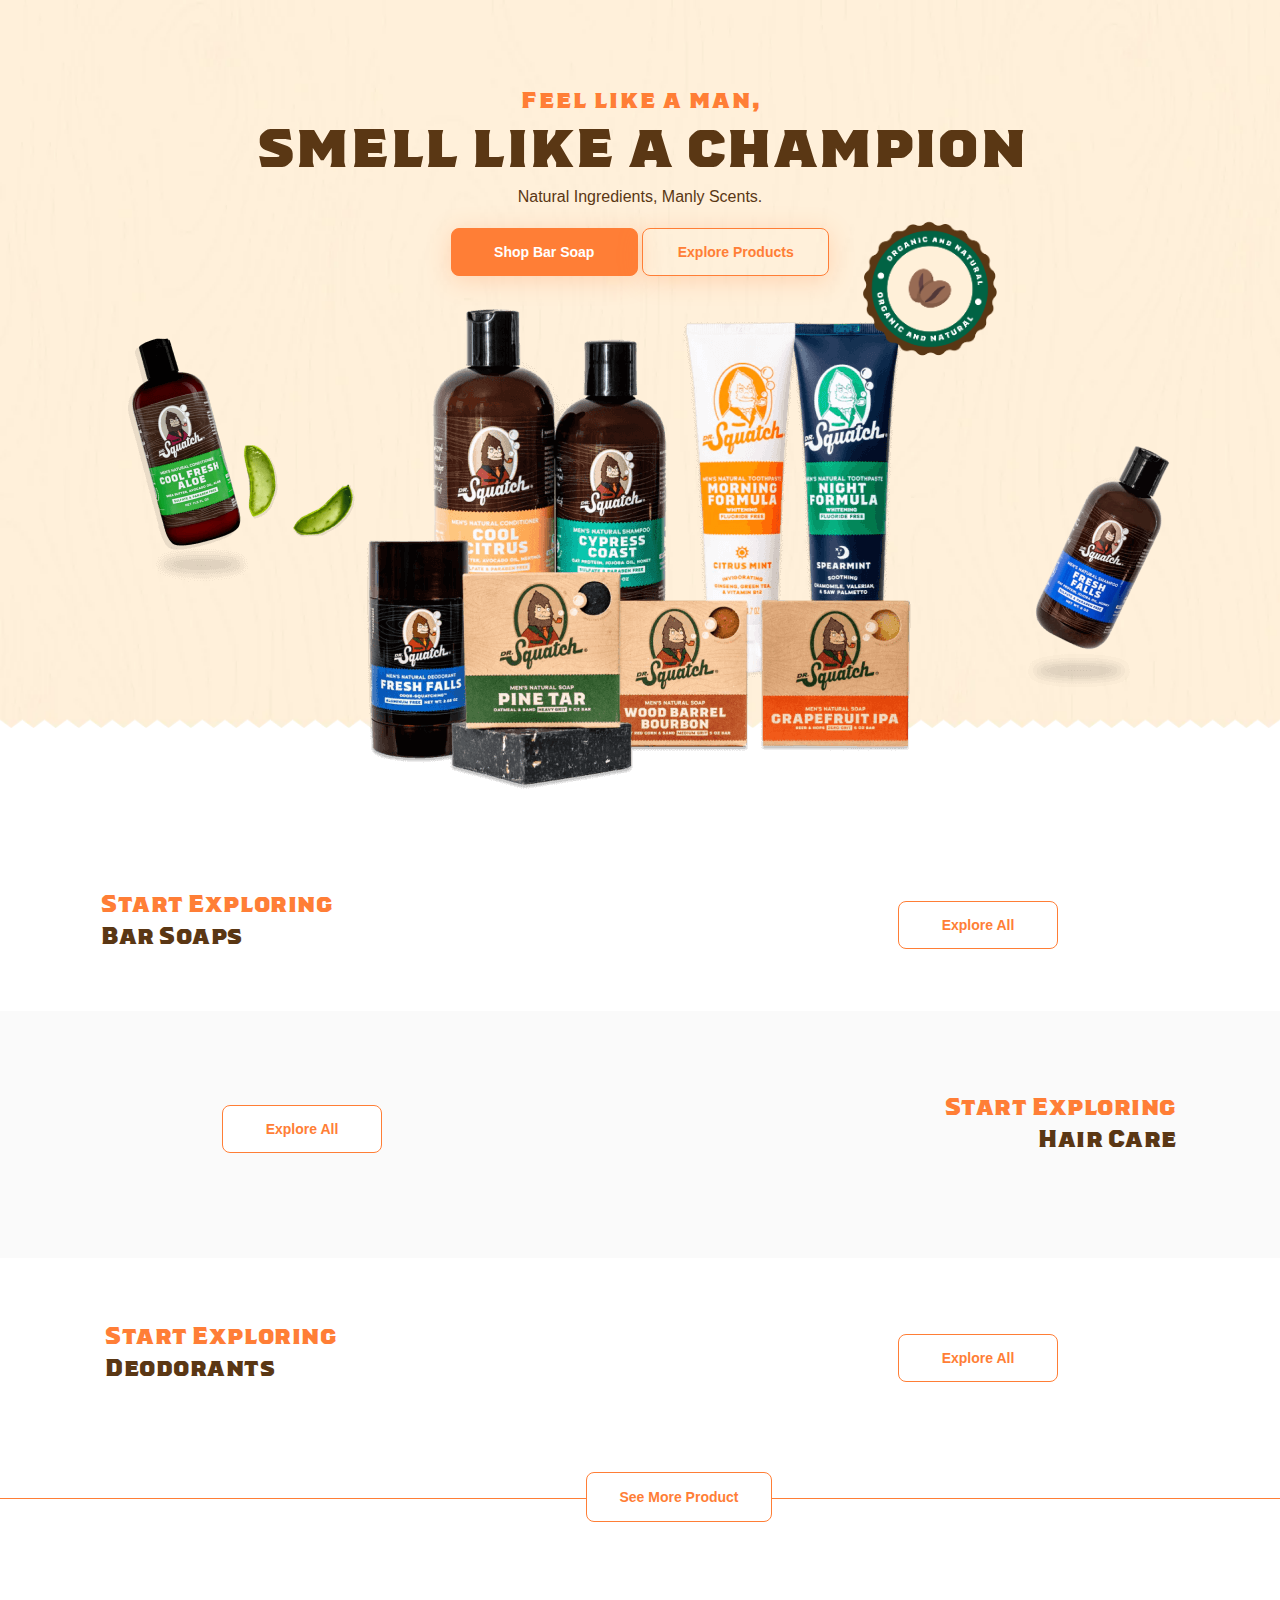
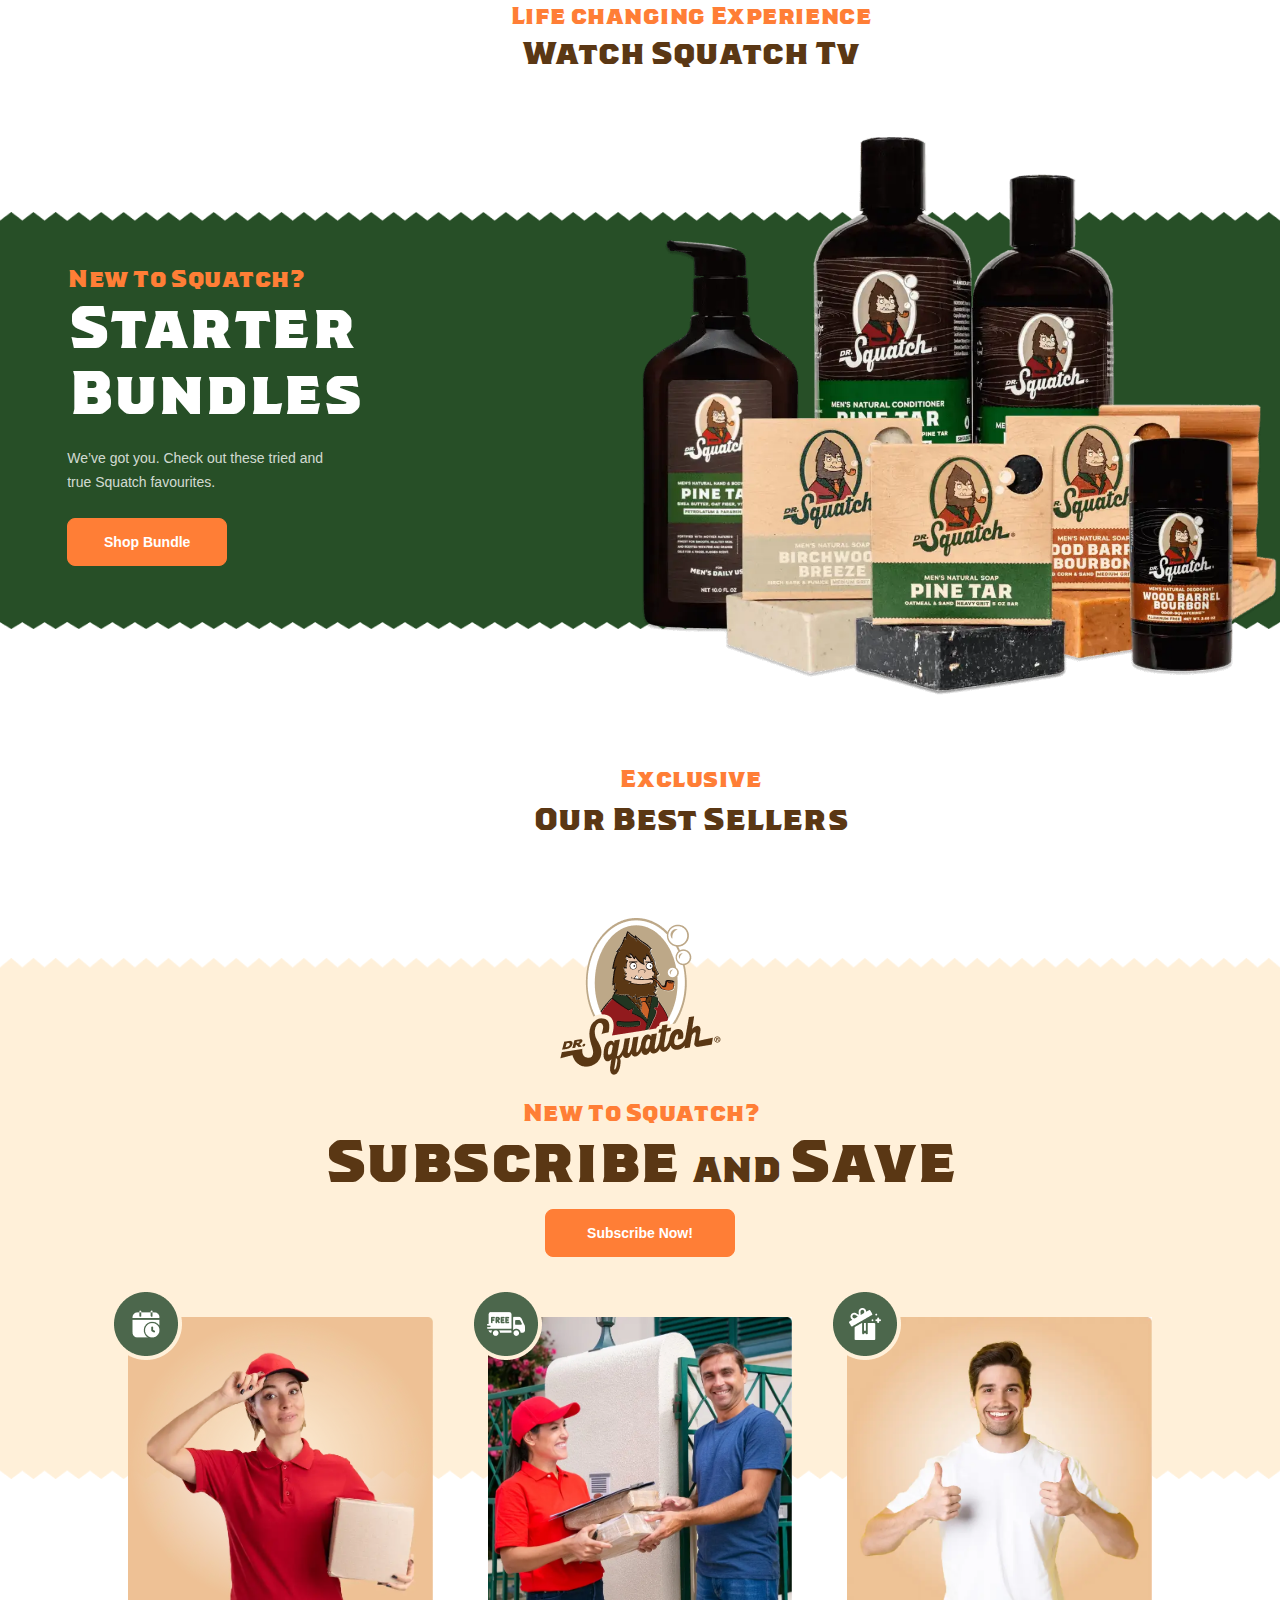
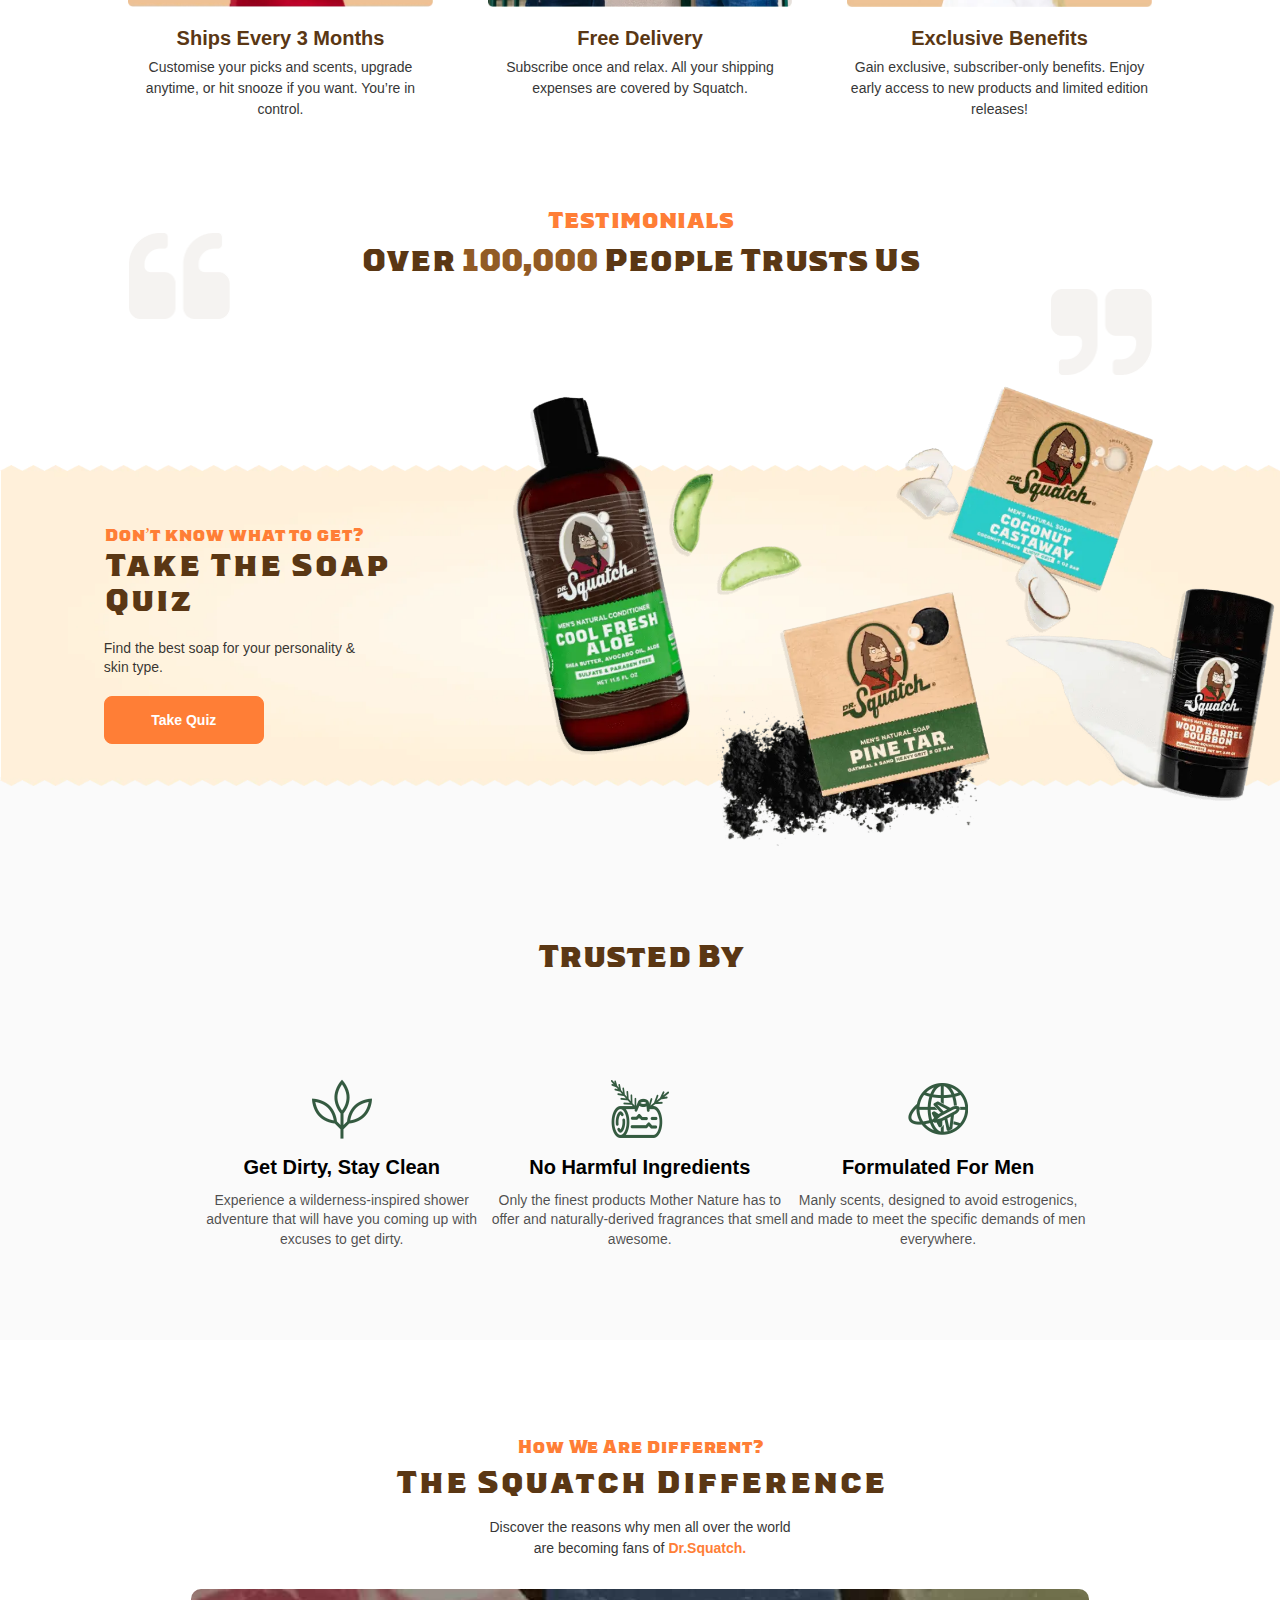
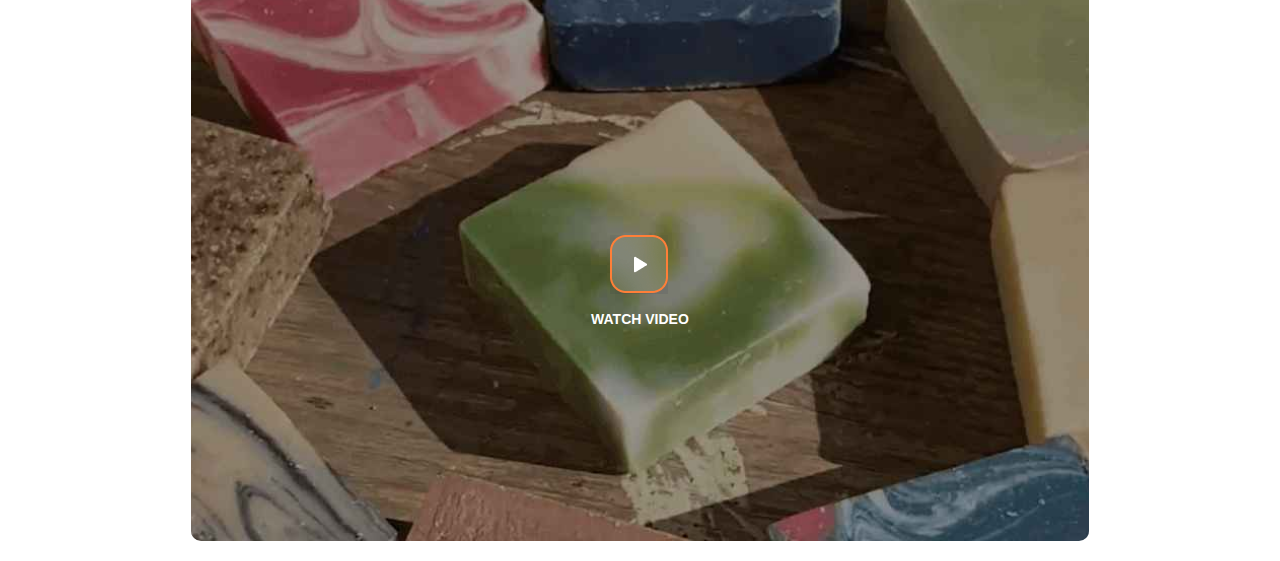
<file: index.html>
<!DOCTYPE html>
<html lang="en">

<head>
    <meta charset="UTF-8">
    <meta http-equiv="X-UA-Compatible" content="IE=edge">
    <meta name="viewport" content="width=device-width, initial-scale=1.0">
    <link rel="stylesheet" href="fonts/stylesheet.css"  media="all" >
    <link href="https://cdnjs.cloudflare.com/ajax/libs/OwlCarousel2/2.3.4/assets/owl.carousel.min.css" rel="stylesheet"  media="all" >
    <link rel="stylesheet" href="css/style.css"  media="all" >
    <title>DrSquatch</title>

</head>

<body>
    <main class="main-div main-homepage">
        <section class="top-section">
            <div class="banner-section main-container">
                <div class="banner-container">
                    <div class="banner-text">
                        <h2>Feel like a man,</h2>
                        <h1>smell like a champion</h1>
                        <p>Natural Ingredients, Manly Scents.</p>
                        <a href="http://" class="shop-bar-a">shop bar soap</a>
                        <a href="http://" class="explore-pro-a">explore products</a>
                    </div>

                    <div class="banner-img-cls">
                        <div class="top-left-img">
                            <img src="./images/top-banner-right.png" alt="" srcset="">
                        </div>
                        <div class="banner-inner-img">
                            <img src="./images/banner-img.webp" alt="">
                            <img src="./images/marker-img.png" alt="" class="maker-img">
                        </div>
                        <div class=" top-right-img">

                            <img src="./images/top-banner-left.png" alt="" srcset="">
                        </div>
                    </div>
                </div>

            </div>

        </section>

        <section class="bar-shop start-exploring main-container">
            <div class="exploring-shop">
                <div>
                    <p class="star-exploring-p">Start Exploring</p>
                    <h1 class="heading-text">Bar Soaps</h1>
                </div>
                <div class="soap-explore">
                    <a href="#">explore all</a>
                </div>

            </div>

            <div class="owl-carousel-wraper">
                <div class="owl-carousel owl-theme all-carousel-cls">
                    <div class="bar-soaps-itmes item ">
                        <div class="bar-soaps-items-c">
                            <div class="bar-soap-img">
                                <a href="#"><img src="./images/barsoap-img3.png" alt=""></a>
                            </div>
                        </div>

                        <div class="bar-soap-text">
                            <p>Wood Barrel Bourbon</p>
                            <span>An old fashioned blend of spice, bourbon, and oak.</span>
                        </div>

                    </div>
                    <div class="bar-soaps-itmes item ">
                        <div class="bar-soaps-items-c">
                            <div class="bar-soap-img">
                                <a href="#"><img src="./images/barsoap-img2.png" alt=""></a>
                            </div>
                        </div>

                        <div class="bar-soap-text">
                            <p>Pine Tar</p>
                            <span>Rugged, woodsy, and strong, just like a Squatch man should be.</span>
                        </div>

                    </div>
                    <div class="bar-soaps-itmes item ">
                        <div class="bar-soaps-items-c">
                            <div class="bar-soap-img">
                                <a href="#"><img src="./images/barsoap-img1.png" alt=""></a>
                            </div>
                        </div>

                        <div class="bar-soap-text">
                            <p>Fresh Falls</p>
                            <span>Refreshing and clean with a hint of citrus.</span>
                        </div>

                    </div>
                    <div class="bar-soaps-itmes item ">
                        <div class="bar-soaps-items-c">
                            <div class="bar-soap-img">
                                <a href="#"><img src="./images/barsoap-img3.png" alt=""></a>
                            </div>
                        </div>

                        <div class="bar-soap-text">
                            <p>Wood Barrel Bourbon</p>
                            <span>An old fashioned blend of spice, bourbon, and oak.</span>
                        </div>

                    </div>
                    <div class="bar-soaps-itmes item ">
                        <div class="bar-soaps-items-c">
                            <div class="bar-soap-img">
                                <a href="#"><img src="./images/barsoap-img2.png" alt=""></a>
                            </div>
                        </div>

                        <div class="bar-soap-text">
                            <p>Wood Barrel Bourbon</p>
                            <span>An old fashioned blend of spice, bourbon, and oak.</span>
                        </div>

                    </div>
                </div>
            </div>
        </section>


        <section class="Hair-care-top-cls ">
            <div class="sect-hair-care start-exploring main-container ">
                <div class="exploring-shop">
                    <div class="hair-sec-heading">
                        <p class="star-exploring-p">Start Exploring</p>
                        <h1 class="heading-text">Hair Care</h1>
                    </div>
                    <div class="soap-explore">
                        <a href="#">explore all</a>
                    </div>

                </div>
                <div class="owl-carousel-wraper">
                    <div class="owl-carousel owl-theme all-carousel-cls">
                        <div class="bar-soaps-itmes item ">
                            <div class="bar-soaps-items-c">
                                <div class="bar-soap-img">
                                    <a href="#"><img src="./images/hair-care-img.png" alt=""></a>
                                </div>
                            </div>

                            <div class="bar-soap-text">
                                <p>Cool Citrus</p>
                                <span>A cool and crisp burst of hydration.</span>
                            </div>

                        </div>
                        <div class="bar-soaps-itmes item ">
                            <div class="bar-soaps-items-c">
                                <div class="bar-soap-img">
                                    <a href="#"><img src="./images/hair-care-img1.png" alt=""></a>
                                </div>
                            </div>

                            <div class="bar-soap-text">
                                <p>Pine Tar</p>
                                <span>Moisturize your mane with the rugged scent of an old growth forest.</span>
                            </div>

                        </div>
                        <div class="bar-soaps-itmes item ">
                            <div class="bar-soaps-items-c">
                                <div class="bar-soap-img">
                                    <a href="#"><img src="./images/hair-care-img1.png" alt=""></a>
                                </div>
                            </div>

                            <div class="bar-soap-text">
                                <p>Pine Tar</p>
                                <span>Moisturize your mane with the rugged scent of an old growth forest.</span>
                            </div>

                        </div>
                        <div class="bar-soaps-itmes item ">
                            <div class="bar-soaps-items-c">
                                <div class="bar-soap-img">
                                    <a href="#"><img src="./images/hair-care-img.webp" alt=""></a>
                                </div>
                            </div>

                            <div class="bar-soap-text">
                                <p>Cool Fresh Aloe</p>
                                <span>Cleanse your cut with the cool, refreshing scent of aloe.</span>
                            </div>

                        </div>
                        <div class="bar-soaps-itmes item ">
                            <div class="bar-soaps-items-c">
                                <div class="bar-soap-img">
                                    <a href="#"><img src="./images/hair-care-img.png" alt=""></a>
                                </div>
                            </div>

                            <div class="bar-soap-text">
                                <p>Wood Barrel Bourbon</p>
                                <span>An old fashioned blend of spice, bourbon, and oak.</span>
                            </div>

                        </div>

                    </div>
                </div>
            </div>
        </section>

        <section class="deodorant-section start-exploring main-container">
            <div class="exploring-shop">
                <div class="hair-sec-heading">
                    <p class="star-exploring-p">Start Exploring</p>
                    <h1 class="heading-text">Deodorants</h1>
                </div>
                <div class="soap-explore">
                    <a href="#">explore all</a>
                </div>

            </div>
            <div class="owl-carousel-wraper">
                <div class="owl-carousel owl-theme all-carousel-cls">
                    <div class="bar-soaps-itmes item ">
                        <div class="bar-soaps-items-c">
                            <div class="bar-soap-img">
                                <a href="#"><img src="./images/deodrant-img.webp" alt=""></a>
                            </div>
                        </div>

                        <div class="bar-soap-text">
                            <p>Alpine Sage</p>
                            <span>A breezy and warm mix of cypress, patchouli and sage.</span>
                        </div>

                    </div>
                    <div class="bar-soaps-itmes item ">
                        <div class="bar-soaps-items-c">
                            <div class="bar-soap-img">
                                <a href="#"><img src="./images/deodrant-img1.webp" alt=""></a>
                            </div>
                        </div>

                        <div class="bar-soap-text">
                            <p>Fresh Falls</p>
                            <span>Refreshing and clean with a hint of citrus.</span>
                        </div>

                    </div>
                    <div class="bar-soaps-itmes item ">
                        <div class="bar-soaps-items-c">
                            <div class="bar-soap-img">
                                <a href="#"><img src="./images/deodrant-img.webp" alt=""></a>
                            </div>
                        </div>

                        <div class="bar-soap-text">
                            <p>Alpine Sage</p>
                            <span>A breezy and warm mix of cypress, patchouli and sage.</span>
                        </div>

                    </div>
                    <div class="bar-soaps-itmes item ">
                        <div class="bar-soaps-items-c">
                            <div class="bar-soap-img">
                                <a href="#"><img src="./images/deodrant-img1.webp" alt=""></a>
                            </div>
                        </div>

                        <div class="bar-soap-text">
                            <p>Fresh Falls</p>
                            <span>Refreshing and clean with a hint of citrus.</span>
                        </div>

                    </div>
                    <div class="bar-soaps-itmes item ">
                        <div class="bar-soaps-items-c">
                            <div class="bar-soap-img">
                                <a href="#"><img src="./images/deodrant-img.webp" alt=""></a>
                            </div>
                        </div>

                        <div class="bar-soap-text">
                            <p>Alpine Sage</p>
                            <span>A breezy and warm mix of cypress, patchouli and sage.</span>
                        </div>

                    </div>
                </div>
            </div>
            <div class="see-more-prod">
                <a href="/#">See more product</a>
            </div>

        </section>
        <span class="middle-line"></span>

        <section class="life-changeing-sec start-exploring main-container">
            <div class="life-changeing-inner-text">

                <p class="star-exploring-p">Life changing Experience</p>
                <h1 class="heading-text">Watch Squatch Tv</h1>
            </div>
            <div class="owl-carousel-wraper">

                <div class="owl-carousel owl-theme mid-right-side-carousel Squatch-Tv">

                    <div class="video-wrap">
                        <div class="box-video">
                            <div class="bg-video"
                                style="background-image: linear-gradient(0deg, #000000 -50%, rgba(0, 0, 0, 0) 100%), url(./images/video-bg1.webp);">
                                <p>Woah...I can actually feel my skin tingling!</p>
                                <div class="bt-play"></div>

                            </div>

                            <div class="video-container">
                                <iframe width="590" height="315" loading="lazy"  defer
                                    src="https://www.youtube.com/embed/sN-EYmKhuxY?rel=0&amp;showinfo=0"
                                    frameborder="0"></iframe> </iframe>
                            </div>
                        </div>
                    </div>

                    <div class="video-wrap">
                        <div class="box-video">
                            <div class="bg-video"
                                style="background-image:linear-gradient(0deg, #000000 -50%, rgba(0, 0, 0, 0) 100%),url(./images/video-bg2.webp) ;">
                                <p>Justin Herbert - Smell like a champion</p>
                                <div class="bt-play"></div>

                            </div>

                            <div class="video-container">
                                <iframe width="590" height="315" loading="lazy" defer
                                    src="https://www.youtube.com/embed/sN-EYmKhuxY?rel=0&amp;showinfo=0"
                                    frameborder="0"></iframe> </iframe>
                            </div>
                        </div>
                    </div>
                    <div class="video-wrap">
                        <div class="box-video">
                            <div class="bg-video"
                                style="background-image:linear-gradient(0deg, #000000 -50%, rgba(0, 0, 0, 0) 100%), url(./images/video-bg4.webp);">
                                <p>Three reasons why I switched my deo</p>
                                <div class="bt-play"></div>

                            </div>

                            <div class="video-container">
                                <iframe width="590" height="315" loading="lazy" defer
                                    src="https://www.youtube.com/embed/sN-EYmKhuxY?rel=0&amp;showinfo=0"
                                    frameborder="0"></iframe> </iframe>
                            </div>
                        </div>
                    </div>

                    <div class="video-wrap">
                        <div class="box-video">
                            <div class="bg-video"
                                style="background-image:linear-gradient(0deg, #000000 -50%, rgba(0, 0, 0, 0) 100%), url(./images/video-bg3.webp);">
                                <p>Three reasons why I switched my deo</p>
                                <div class="bt-play"></div>

                            </div>

                            <div class="video-container">
                                <iframe width="590" height="315" loading="lazy" defer
                                    src="https://www.youtube.com/embed/sN-EYmKhuxY?rel=0&amp;showinfo=0"
                                    frameborder="0"></iframe> </iframe>
                            </div>
                        </div>
                    </div>
                    <div class="video-wrap">
                        <div class="box-video">
                            <div class="bg-video"
                                style="background-image:linear-gradient(0deg, #000000 -50%, rgba(0, 0, 0, 0) 100%), url(./images/video-bg3.webp);">
                                <p>Three reasons why I switched my deo</p>
                                <div class="bt-play"></div>

                            </div>

                            <div class="video-container">
                                <iframe width="590" height="315" loading="lazy" defer
                                    src="https://www.youtube.com/embed/sN-EYmKhuxY?rel=0&amp;showinfo=0"
                                    frameborder="0"></iframe> </iframe>
                            </div>
                        </div>
                    </div>

                </div>

            </div>

        </section>

        <section class="start-bundles">
            <div class="main-container">
                <div class="flex-div">
                    <div class="start-bundles-text">
                        <div class="middle-banner-left-content">
                            <p class="star-exploring-p">New To Squatch?</p>
                            <h1 class="heading-text">Starter Bundles</h1>
                            <div class="third-prac">
                                <p>We’ve got you. Check out these tried and true Squatch favourites.</p>
                            </div>
                            <div>

                            </div>
                            <a href="/#" class="mid-banner-btn">Shop Bundle</a>
                        </div>
                    </div>

                    <div class="start-bundles-img">
                        <img src="./images/StarterBundles-img.webp" alt="">
                    </div>
                </div>
            </div>
        </section>
        <section class="main-container best-seller-section">


            <div class="best-seller start-exploring ">
                <div class="best-seller-text">
                    <p class="star-exploring-p">Exclusive</p>
                    <h1 class="heading-text">Our Best Sellers</h1>
                </div>

                <div class="owl-carousel-wraper">
                    <div class="owl-carousel owl-theme mid-right-side-carousel2 ">
                        <div class="bar-soaps-itmes item ">
                            <div class="bar-soaps-items-c">
                                <div class="bar-soap-img">
                                    <a href="#"><img src="./images/bestsellerimg2.webp" alt="" srcset=""></a>
                                </div>
                            </div>

                            <div class="bar-soap-text">
                                <p class="product-name">Pine Tar</p>
                                <div class="bestseller-rating">
                                    <img src="./images/ratingimg.png" alt="" srcset="">
                                    <img src="./images/ratingimg.png" alt="" srcset="">
                                    <img src="./images/ratingimg.png" alt="" srcset="">
                                    <img src="./images/ratingimg.png" alt="" srcset="">
                                    <img src="./images/ratingimg.png" alt="" srcset="">
                                    <p class="review"><span>900+</span> Reviews</p>
                                </div>
                                <span>Rugged, woodsy, and strong, just like a Squatch man should be.</span>
                                <div class="shop-now">
                                    <p class="rate">$7 <span>$77</span></p>
                                    <a href="/#">Shop Now</a>
                                </div>
                            </div>

                        </div>

                        <div class="bar-soaps-itmes item ">
                            <div class="bar-soaps-items-c">
                                <div class="bar-soap-img">
                                    <a href="#"><img src="./images/bestsellerimg1.webp" alt="" srcset=""></a>
                                </div>
                            </div>

                            <div class="bar-soap-text">
                                <p class="product-name">Fresh Falls</p>
                                <div class="bestseller-rating">
                                    <img src="./images/ratingimg.png" alt="" srcset="">
                                    <img src="./images/ratingimg.png" alt="" srcset="">
                                    <img src="./images/ratingimg.png" alt="" srcset="">
                                    <img src="./images/ratingimg.png" alt="" srcset="">
                                    <img src="./images/ratingimg.png" alt="" srcset="">
                                    <p class="review"><span>900+</span> Reviews</p>
                                </div>
                                <span>Rugged, woodsy, and strong, just like a Squatch man should be. </span>
                                <div class="shop-now">
                                    <p class="rate">$7</p>
                                    <a href="/#">Shop Now</a>
                                </div>
                            </div>

                        </div>
                        <div class="bar-soaps-itmes item ">
                            <div class="bar-soaps-items-c">
                                <div class="bar-soap-img">
                                    <a href="#"><img src="./images/bestsellerimg3.webp" alt="" srcset=""></a>
                                </div>
                            </div>

                            <div class="bar-soap-text">
                                <p class="product-name">Squatch Originals</p>
                                <div class="bestseller-rating">
                                    <img src="./images/ratingimg.png" alt="" srcset="">
                                    <img src="./images/ratingimg.png" alt="" srcset="">
                                    <img src="./images/ratingimg.png" alt="" srcset="">
                                    <img src="./images/ratingimg.png" alt="" srcset="">
                                    <img src="./images/ratingimg.png" alt="" srcset="">
                                    <p class="review"><span>900+</span> Reviews</p>
                                </div>
                                <span>Rugged, woodsy, and strong, just like a Squatch man should be. </span>
                                <div class="shop-now">
                                    <p class="rate">$7</p>
                                    <a href="/#">Shop Now</a>
                                </div>
                            </div>

                        </div>
                        <div class="bar-soaps-itmes item ">
                            <div class="bar-soaps-items-c">
                                <div class="bar-soap-img">
                                    <a href="#"><img src="./images/bestsellerimg3.webp" alt="" srcset=""></a>
                                </div>
                            </div>

                            <div class="bar-soap-text">
                                <p class="product-name">Squatch Originals</p>
                                <div class="bestseller-rating">
                                    <img src="./images/ratingimg.png" alt="" srcset="">
                                    <img src="./images/ratingimg.png" alt="" srcset="">
                                    <img src="./images/ratingimg.png" alt="" srcset="">
                                    <img src="./images/ratingimg.png" alt="" srcset="">
                                    <img src="./images/ratingimg.png" alt="" srcset="">
                                    <p class="review"><span>900+</span> Reviews</p>
                                </div>
                                <span>Rugged, woodsy, and strong, just like a Squatch man should be. </span>
                                <div class="shop-now">
                                    <p class="rate">$7</p>
                                    <a href="/#">Shop Now</a>
                                </div>
                            </div>

                        </div>
                        <div class="bar-soaps-itmes item ">
                            <div class="bar-soaps-items-c">
                                <div class="bar-soap-img">
                                    <a href="#"><img src="./images/bestsellerimg3.webp" alt="" srcset=""></a>
                                </div>
                            </div>

                            <div class="bar-soap-text">
                                <p class="product-name">Squatch Originals</p>
                                <div class="bestseller-rating">
                                    <img src="./images/ratingimg.png" alt="" srcset="">
                                    <img src="./images/ratingimg.png" alt="" srcset="">
                                    <img src="./images/ratingimg.png" alt="" srcset="">
                                    <img src="./images/ratingimg.png" alt="" srcset="">
                                    <img src="./images/ratingimg.png" alt="" srcset="">
                                    <p class="review"><span>900+</span> Reviews</p>
                                </div>
                                <span>Rugged, woodsy, and strong, just like a Squatch man should be. </span>
                                <div class="shop-now">
                                    <p class="rate">$7</p>
                                    <a href="/#">Shop Now</a>
                                </div>
                            </div>

                        </div>

                    </div>
                </div>
            </div>
        </section>



        <section class="subscribe-and-save">


            <div class=" main-container">
                <div class="inner-section">
                    <div class="top-img">
                        <img src="./images/Com-logo.png" alt="" srcset="">
                    </div>
                    <div class="subsciber-cont">
                        <div class="subscriber-text">
                            <p class="star-exploring-p">New To Squatch?</p>
                            <h1 class="heading-text">Subscribe <span>and</span>Save</h1>

                        </div>
                        <div class="subscibe-btn-div">
                            <a href="/#" class="subcribe-btn">Subscribe Now!</a>
                        </div>
                    </div>
                    <div class="company-shiping">
                        <div class="inner-shiping">
                            <div class="shiping-img">
                                <img src="./images/timetaken.png" alt="" class="top-corner-img">
                                <img src="./images/subscribe-img3.webp" alt="" class="shipper-main-img">
                            </div>

                            <div class="shiping-content">
                                <h4>Ships Every 3 Months</h4>
                                <p>Customise your picks and scents, upgrade anytime, or hit snooze if you want. You’re
                                    in
                                    control.</p>
                            </div>
                        </div>
                        <div class="inner-shiping">
                            <div class="shiping-img">
                                <img src="./images/transport.png" alt="" class="top-corner-img">
                                <img src="./images/subscribe-img2.webp" alt="" class="shipper-main-img">
                            </div>

                            <div class="shiping-content">
                                <h4>Free Delivery</h4>
                                <p>Subscribe once and relax. All your shipping expenses are covered by Squatch.</p>
                            </div>
                        </div>
                        <div class="inner-shiping">
                            <div class="shiping-img">
                                <img src="./images/gifth.png" alt="" class="top-corner-img">
                                <img src="./images/subscribe-img1.webp" alt="" class="shipper-main-img">
                            </div>

                            <div class="shiping-content">
                                <h4>Exclusive Benefits</h4>
                                <p>Gain exclusive, subscriber-only benefits. Enjoy early access to new products and
                                    limited
                                    edition releases!</p>
                            </div>
                        </div>
                    </div>

                </div>
            </div>
        </section>
        <section class="testimonial-section main-container">
            <div class="inner-section">

                <div class="testimonial-text">
                    <p class="star-exploring-p">Testimonials</p>
                    <h1 class="heading-text">Over <span>100,000</span> People Trusts Us</h1>
                </div>
                <div class="owl-carousel-wraper">
                    <img src="./images/top-quotes.png" alt="" class="top-quotes">
                    <img src="./images/bottom-quotes.png" alt="" class="bottom-quotes">
                    <div class="owl-carousel owl-theme testimonial-carousel">
                        <div class="testimonial-rating">
                            <img src="./images/customer-rating.png" alt="">
                            <img src="./images/customer-rating.png" alt="">
                            <img src="./images/customer-rating.png" alt="">
                            <img src="./images/customer-rating.png" alt="">
                            <img src="./images/customer-rating.png" alt="">
                            <p class="customer-review">So I just had my first shower with Dr. Squatch Cool Fresh Aloe. Holy sh*t this stuff is Ah-freaking-mazing! Talk about a life hack!</p>
                            <span class="customer-name">Stephen B.</span>
                        </div>
                        <div class="testimonial-rating">
                            <img src="./images/customer-rating.png" alt="">
                            <img src="./images/customer-rating.png" alt="">
                            <img src="./images/customer-rating.png" alt="">
                            <img src="./images/customer-rating.png" alt="">
                            <img src="./images/customer-rating.png" alt="">
                            <p class="customer-review">
                                Best Damn Soap I EVER bought! Super smooth on the skin, smells awesome, makes you feel good showering, and yes....the wife approves. </p>
                            <span class="customer-name">Chris H.</span>
                        </div>
                        <div class="testimonial-rating">
                            <img src="./images/customer-rating.png" alt="">
                            <img src="./images/customer-rating.png" alt="">
                            <img src="./images/customer-rating.png" alt="">
                            <img src="./images/customer-rating.png" alt="">
                            <img src="./images/customer-rating.png" alt="">
                            <p class="customer-review">Ok....the Dr. Squatch commercials are just freakin hilarious....plus the products are awesome too! So yes, buy it now and subscribe to it!
                            </p>
                            <span class="customer-name">Mike C.</span>
                        </div>
                    </div>
                </div>

            </div>
        </section>
        <section class="saop-quiz-sec">


            <div class="main-container">

                <div class="soap-quiz-content">
                    <div class="soap-quiz-text inner-section">
                        <div class="middle-banner-left-content">
                            <p class="second-p">Don’t know what to get?</p>
                            <h1 class="second-heading">Take The Soap Quiz</h1>
                            <span>Find the best soap for your personality & skin type.</span>
                            <a href="/#" class="mid-banner-btn">take quiz</a>
                        </div>
                    </div>
                    <div class="soap-quiz-img">
                        <img src="./images/soap-quiz.webp" alt="" loading="lazy">
                    </div>
                </div>

            </div>
        </section>
        <section class="trusted-section">


            <div class="trusted-section main-container">
                <div class="trusted-content">
                    <h4>Trusted By</h4>
                </div>
                <div class="trusted-carousel-wrapper">
                    <div class="owl-carousel owl-theme trusted-sec-carousel">
                        <div class="trusted-sec-img items">
                            <img src="./images/trustedimg1.png" alt="">
                        </div>
                        <div class="trusted-sec-img item">
                            <img src="./images/trustedimg1.png" alt="">
                        </div>
                        <div class="trusted-sec-img items">
                            <img src="./images/trustedimg2.png" alt="">
                        </div>
                    </div>
                </div>
                <div class="brand-se-img">
                    <div class="trusted-brand-img">
                        <img src="./images/trustimg5.png" alt="" loading="lazy">
                        <p>Get Dirty, Stay Clean</p>
                        <span>Experience a wilderness-inspired shower adventure that will have you coming up with
                            excuses to get
                            dirty.</span>
                    </div>
                    <div class="trusted-brand-img">
                        <img src="./images/trustimg4.png" alt="" loading="lazy">
                        <p>No Harmful Ingredients</p>
                        <span>Only the finest products Mother Nature has to offer and naturally-derived fragrances that
                            smell awesome.</span>
                    </div>
                    <div class="trusted-brand-img">
                        <img src="./images/trustimg3.png" alt="" loading="lazy">
                        <p>Formulated For Men</p>
                        <span>Manly scents, designed to avoid estrogenics, and made to meet the specific demands of men
                            everywhere.</span>
                    </div>
                </div>
            </div>
        </section>
        <section class="main-container">

            <div class="how-we-different ">
                <div class="how-different-content">
                    <p class="second-p">How We Are Different?</p>
                    <h1 class="second-heading">The Squatch Difference</h1>
                    <span>Discover the reasons why men all over the world are becoming fans of <a
                            href="">Dr.Squatch.</a></span>
                </div>
                <div class="sqatch-diff-tv">

                    <div class="box-video">
                        <div class="bg-video">
                            <p>WATCH VIDEO</p>
                            <div class="bt-play"></div>
                        </div>

                        <div class="video-container">
                            <iframe width="590" height="315" loading="lazy" defer
                                src="https://www.youtube.com/embed/sN-EYmKhuxY?rel=0&amp;showinfo=0" frameborder="0"
                                id="bottom_video"> </iframe>
                        </div>
                    </div>
                </div>
            </div>
        </section>
    </main>
</body>
<script defer  src="https://cdnjs.cloudflare.com/ajax/libs/jquery/3.6.3/jquery.min.js" integrity="sha512-STof4xm1wgkfm7heWqFJVn58Hm3EtS31XFaagaa8VMReCXAkQnJZ+jEy8PCC/iT18dFy95WcExNHFTqLyp72eQ==" crossorigin="anonymous" referrerpolicy="no-referrer"></script>
<script defer src="https://cdnjs.cloudflare.com/ajax/libs/OwlCarousel2/2.3.4/owl.carousel.min.js" integrity="sha512-bPs7Ae6pVvhOSiIcyUClR7/q2OAsRiovw4vAkX+zJbw3ShAeeqezq50RIIcIURq7Oa20rW2n2q+fyXBNcU9lrw==" crossorigin="anonymous" referrerpolicy="no-referrer"></script>
<script defer  src="js/main.js"></script>
</html>
</file>
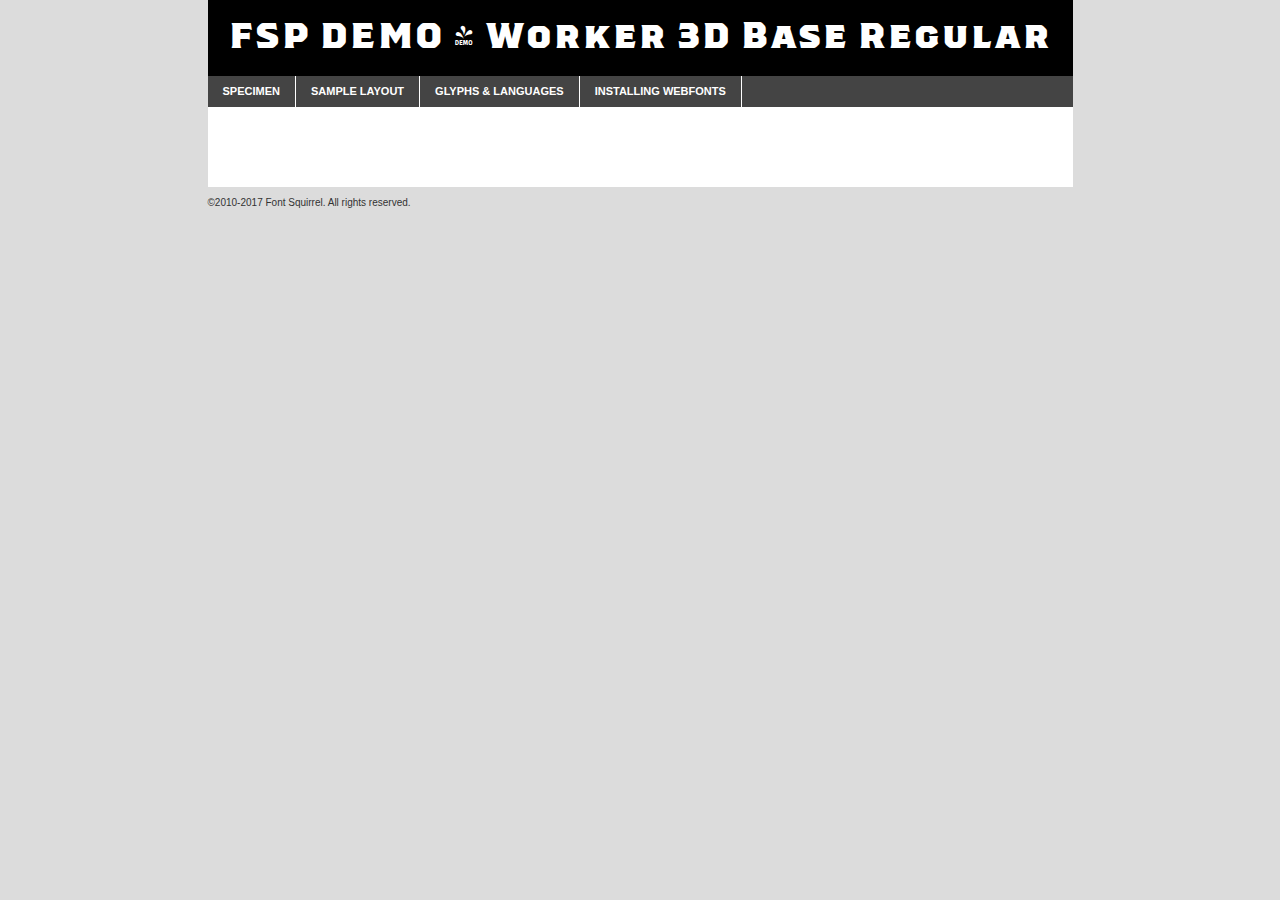
<file: fonts/fontspring-demo-worker3d-base-demo.html>
<!DOCTYPE html PUBLIC "-//W3C//DTD XHTML 1.0 Transitional//EN"
        "http://www.w3.org/TR/xhtml1/DTD/xhtml1-transitional.dtd">

<html xmlns="http://www.w3.org/1999/xhtml" xml:lang="en" lang="en">
<head>
    <meta http-equiv="Content-Type" content="text/html; charset=utf-8"/>
    <script src="http://ajax.googleapis.com/ajax/libs/jquery/1.7.2/jquery.min.js" type="text/javascript" charset="utf-8"></script>
    <script type="text/javascript">
		(function($) {
			$.fn.easyTabs = function(option) {
				var param = jQuery.extend({ fadeSpeed: 'fast', defaultContent: 1, activeClass: 'active' }, option);
				$(this).each(function() {
					var thisId = '#' + this.id;
					if ( param.defaultContent == '' )
					{
						param.defaultContent = 1;
					}
					if ( typeof param.defaultContent == 'number' )
					{
						var defaultTab = $(thisId + ' .tabs li:eq(' + (param.defaultContent - 1) + ') a').attr('href').substr(1);
					}
					else
					{
						var defaultTab = param.defaultContent;
					}
					$(thisId + ' .tabs li a').each(function() {
						var tabToHide = $(this).attr('href').substr(1);
						$('#' + tabToHide).addClass('easytabs-tab-content');
					});
					hideAll();
					changeContent(defaultTab);

					function hideAll() {$(thisId + ' .easytabs-tab-content').hide();}

					function changeContent(tabId)
					{
						hideAll();
						$(thisId + ' .tabs li').removeClass(param.activeClass);
						$(thisId + ' .tabs li a[href=#' + tabId + ']').closest('li').addClass(param.activeClass);
						if ( param.fadeSpeed != 'none' )
						{
							$(thisId + ' #' + tabId).fadeIn(param.fadeSpeed);
						}
						else
						{
							$(thisId + ' #' + tabId).show();
						}
					}

					$(thisId + ' .tabs li').click(function() {
						var tabId = $(this).find('a').attr('href').substr(1);
						changeContent(tabId);
						return false;
					});
				});
			}
		})(jQuery);
    </script>
    <link rel="stylesheet" href="specimen_files/specimen_stylesheet.css" type="text/css" charset="utf-8"/>
    <link rel="stylesheet" href="stylesheet.css" type="text/css" charset="utf-8"/>

    <style type="text/css">
        		body {
			font-family: 'worker_3dbase';
        		}

            </style>

    <title>FSP DEMO - Worker 3D Base Regular Specimen</title>


    <script type="text/javascript" charset="utf-8">
		$(document).ready(function() {
			$('#container').easyTabs({ defaultContent: 1 });
		});
    </script>
</head>

<body>
<div id="container">
    <div id="header">
		FSP DEMO - Worker 3D Base Regular    </div>
    <ul class="tabs">
        <li><a href="#specimen">Specimen</a></li>
        <li><a href="#layout">Sample Layout</a></li>
		        <li><a href="#glyphs">Glyphs &amp; Languages</a></li>
        <li><a href="#installing">Installing Webfonts</a></li>

    </ul>

    <div id="main_content">


        <div id="specimen">

            <div class="section">
                <div class="grid12 firstcol">
                    <div class="huge">AaBb</div>
                </div>
            </div>

            <div class="section">
                <div class="glyph_range">A&#x200B;B&#x200b;C&#x200b;D&#x200b;E&#x200b;F&#x200b;G&#x200b;H&#x200b;I&#x200b;J&#x200b;K&#x200b;L&#x200b;M&#x200b;N&#x200b;O&#x200b;P&#x200b;Q&#x200b;R&#x200b;S&#x200b;T&#x200b;U&#x200b;V&#x200b;W&#x200b;X&#x200b;Y&#x200b;Z&#x200b;a&#x200b;b&#x200b;c&#x200b;d&#x200b;e&#x200b;f&#x200b;g&#x200b;h&#x200b;i&#x200b;j&#x200b;k&#x200b;l&#x200b;m&#x200b;n&#x200b;o&#x200b;p&#x200b;q&#x200b;r&#x200b;s&#x200b;t&#x200b;u&#x200b;v&#x200b;w&#x200b;x&#x200b;y&#x200b;z&#x200b;1&#x200b;2&#x200b;3&#x200b;4&#x200b;5&#x200b;6&#x200b;7&#x200b;8&#x200b;9&#x200b;0&#x200b;&amp;&#x200b;.&#x200b;,&#x200b;?&#x200b;!&#x200b;&#64;&#x200b;(&#x200b;)&#x200b;#&#x200b;$&#x200b;%&#x200b;*&#x200b;+&#x200b;-&#x200b;=&#x200b;:&#x200b;;</div>
            </div>
            <div class="section">
                <div class="grid12 firstcol">
                    <table class="sample_table">
                        <tr>
                            <td>10</td>
                            <td class="size10">abcdefghijklmnopqrstuvwxyzABCDEFGHIJKLMNOPQRSTUVWXYZ0123456789abcdefghijklmnopqrstuvwxyzABCDEFGHIJKLMNOPQRSTUVWXYZ0123456789abcdefghijklmnopqrstuvwxyzABCDEFGHIJKLMNOPQRSTUVWXYZ</td>
                        </tr>
                        <tr>
                            <td>11</td>
                            <td class="size11">abcdefghijklmnopqrstuvwxyzABCDEFGHIJKLMNOPQRSTUVWXYZ0123456789abcdefghijklmnopqrstuvwxyzABCDEFGHIJKLMNOPQRSTUVWXYZ0123456789abcdefghijklmnopqrstuvwxyzABCDEFGHIJKLMNOPQRSTUVWXYZ</td>
                        </tr>
                        <tr>
                            <td>12</td>
                            <td class="size12">abcdefghijklmnopqrstuvwxyzABCDEFGHIJKLMNOPQRSTUVWXYZ0123456789abcdefghijklmnopqrstuvwxyzABCDEFGHIJKLMNOPQRSTUVWXYZ0123456789abcdefghijklmnopqrstuvwxyzABCDEFGHIJKLMNOPQRSTUVWXYZ</td>
                        </tr>
                        <tr>
                            <td>13</td>
                            <td class="size13">abcdefghijklmnopqrstuvwxyzABCDEFGHIJKLMNOPQRSTUVWXYZ0123456789abcdefghijklmnopqrstuvwxyzABCDEFGHIJKLMNOPQRSTUVWXYZ0123456789abcdefghijklmnopqrstuvwxyzABCDEFGHIJKLMNOPQRSTUVWXYZ</td>
                        </tr>
                        <tr>
                            <td>14</td>
                            <td class="size14">abcdefghijklmnopqrstuvwxyzABCDEFGHIJKLMNOPQRSTUVWXYZ0123456789abcdefghijklmnopqrstuvwxyzABCDEFGHIJKLMNOPQRSTUVWXYZ0123456789abcdefghijklmnopqrstuvwxyzABCDEFGHIJKLMNOPQRSTUVWXYZ</td>
                        </tr>
                        <tr>
                            <td>16</td>
                            <td class="size16">abcdefghijklmnopqrstuvwxyzABCDEFGHIJKLMNOPQRSTUVWXYZ0123456789abcdefghijklmnopqrstuvwxyzABCDEFGHIJKLMNOPQRSTUVWXYZ</td>
                        </tr>
                        <tr>
                            <td>18</td>
                            <td class="size18">abcdefghijklmnopqrstuvwxyzABCDEFGHIJKLMNOPQRSTUVWXYZ0123456789abcdefghijklmnopqrstuvwxyzABCDEFGHIJKLMNOPQRSTUVWXYZ</td>
                        </tr>
                        <tr>
                            <td>20</td>
                            <td class="size20">abcdefghijklmnopqrstuvwxyzABCDEFGHIJKLMNOPQRSTUVWXYZ0123456789abcdefghijklmnopqrstuvwxyzABCDEFGHIJKLMNOPQRSTUVWXYZ</td>
                        </tr>
                        <tr>
                            <td>24</td>
                            <td class="size24">abcdefghijklmnopqrstuvwxyzABCDEFGHIJKLMNOPQRSTUVWXYZ0123456789abcdefghijklmnopqrstuvwxyzABCDEFGHIJKLMNOPQRSTUVWXYZ</td>
                        </tr>
                        <tr>
                            <td>30</td>
                            <td class="size30">abcdefghijklmnopqrstuvwxyzABCDEFGHIJKLMNOPQRSTUVWXYZ0123456789abcdefghijklmnopqrstuvwxyzABCDEFGHIJKLMNOPQRSTUVWXYZ</td>
                        </tr>
                        <tr>
                            <td>36</td>
                            <td class="size36">abcdefghijklmnopqrstuvwxyzABCDEFGHIJKLMNOPQRSTUVWXYZ0123456789abcdefghijklmnopqrstuvwxyzABCDEFGHIJKLMNOPQRSTUVWXYZ</td>
                        </tr>
                        <tr>
                            <td>48</td>
                            <td class="size48">abcdefghijklmnopqrstuvwxyzABCDEFGHIJKLMNOPQRSTUVWXYZ0123456789abcdefghijklmnopqrstuvwxyzABCDEFGHIJKLMNOPQRSTUVWXYZ</td>
                        </tr>
                        <tr>
                            <td>60</td>
                            <td class="size60">abcdefghijklmnopqrstuvwxyzABCDEFGHIJKLMNOPQRSTUVWXYZ0123456789abcdefghijklmnopqrstuvwxyzABCDEFGHIJKLMNOPQRSTUVWXYZ</td>
                        </tr>
                        <tr>
                            <td>72</td>
                            <td class="size72">abcdefghijklmnopqrstuvwxyzABCDEFGHIJKLMNOPQRSTUVWXYZ0123456789abcdefghijklmnopqrstuvwxyzABCDEFGHIJKLMNOPQRSTUVWXYZ</td>
                        </tr>
                        <tr>
                            <td>90</td>
                            <td class="size90">abcdefghijklmnopqrstuvwxyzABCDEFGHIJKLMNOPQRSTUVWXYZ0123456789abcdefghijklmnopqrstuvwxyzABCDEFGHIJKLMNOPQRSTUVWXYZ</td>
                        </tr>
                    </table>

                </div>

            </div>


            <div class="section" id="bodycomparison">


                <div id="xheight">
                    <div class="fontbody">&#x25FC;&#x25FC;&#x25FC;&#x25FC;&#x25FC;&#x25FC;&#x25FC;&#x25FC;&#x25FC;&#x25FC;&#x25FC;&#x25FC;&#x25FC;&#x25FC;&#x25FC;&#x25FC;&#x25FC;&#x25FC;&#x25FC;&#x25FC;&#x25FC;&#x25FC;&#x25FC;&#x25FC;&#x25FC;&#x25FC;&#x25FC;&#x25FC;&#x25FC;&#x25FC;&#x25FC;&#x25FC;&#x25FC;&#x25FC;&#x25FC;&#x25FC;&#x25FC;&#x25FC;&#x25FC;&#x25FC;&#x25FC;&#x25FC;&#x25FC;&#x25FC;&#x25FC;&#x25FC;&#x25FC;&#x25FC;&#x25FC;&#x25FC;&#x25FC;&#x25FC;&#x25FC;&#x25FC;&#x25FC;&#x25FC;&#x25FC;&#x25FC;&#x25FC;&#x25FC;&#x25FC;&#x25FC;&#x25FC;&#x25FC;&#x25FC;&#x25FC;&#x25FC;&#x25FC;&#x25FC;&#x25FC;&#x25FC;&#x25FC;&#x25FC;&#x25FC;&#x25FC;&#x25FC;&#x25FC;&#x25FC;&#x25FC;&#x25FC;&#x25FC;&#x25FC;&#x25FC;&#x25FC;&#x25FC;&#x25FC;&#x25FC;&#x25FC;&#x25FC;&#x25FC;&#x25FC;&#x25FC;&#x25FC;&#x25FC;&#x25FC;&#x25FC;&#x25FC;&#x25FC;&#x25FC;body</div>
                    <div class="arialbody">body</div>
                    <div class="verdanabody">body</div>
                    <div class="georgiabody">body</div>
                </div>
                <div class="fontbody" style="z-index:1">
                    body<span>FSP DEMO - Worker 3D Base Regular</span>
                </div>
                <div class="arialbody" style="z-index:1">
                    body<span>Arial</span>
                </div>
                <div class="verdanabody" style="z-index:1">
                    body<span>Verdana</span>
                </div>
                <div class="georgiabody" style="z-index:1">
                    body<span>Georgia</span>
                </div>


            </div>


            <div class="section psample psample_row1" id="">

                <div class="grid2 firstcol">
                    <p class="size10"><span>10.</span>Aenean lacinia bibendum nulla sed consectetur. Fusce dapibus, tellus ac cursus commodo, tortor mauris condimentum nibh, ut fermentum massa justo sit amet risus. Nullam id dolor id nibh ultricies vehicula ut id elit. Cum sociis natoque penatibus et magnis dis parturient montes, nascetur ridiculus mus. Nulla vitae elit libero, a pharetra augue.</p>

                </div>
                <div class="grid3">
                    <p class="size11"><span>11.</span>Aenean lacinia bibendum nulla sed consectetur. Fusce dapibus, tellus ac cursus commodo, tortor mauris condimentum nibh, ut fermentum massa justo sit amet risus. Nullam id dolor id nibh ultricies vehicula ut id elit. Cum sociis natoque penatibus et magnis dis parturient montes, nascetur ridiculus mus. Nulla vitae elit libero, a pharetra augue.</p>

                </div>
                <div class="grid3">
                    <p class="size12"><span>12.</span>Aenean lacinia bibendum nulla sed consectetur. Fusce dapibus, tellus ac cursus commodo, tortor mauris condimentum nibh, ut fermentum massa justo sit amet risus. Nullam id dolor id nibh ultricies vehicula ut id elit. Cum sociis natoque penatibus et magnis dis parturient montes, nascetur ridiculus mus. Nulla vitae elit libero, a pharetra augue.</p>

                </div>
                <div class="grid4">
                    <p class="size13"><span>13.</span>Aenean lacinia bibendum nulla sed consectetur. Fusce dapibus, tellus ac cursus commodo, tortor mauris condimentum nibh, ut fermentum massa justo sit amet risus. Nullam id dolor id nibh ultricies vehicula ut id elit. Cum sociis natoque penatibus et magnis dis parturient montes, nascetur ridiculus mus. Nulla vitae elit libero, a pharetra augue.</p>

                </div>
                <div class="white_blend"></div>

            </div>
            <div class="section psample psample_row2" id="">
                <div class="grid3 firstcol">
                    <p class="size14"><span>14.</span>Aenean lacinia bibendum nulla sed consectetur. Fusce dapibus, tellus ac cursus commodo, tortor mauris condimentum nibh, ut fermentum massa justo sit amet risus. Nullam id dolor id nibh ultricies vehicula ut id elit. Cum sociis natoque penatibus et magnis dis parturient montes, nascetur ridiculus mus. Nulla vitae elit libero, a pharetra augue.</p>

                </div>
                <div class="grid4">
                    <p class="size16"><span>16.</span>Aenean lacinia bibendum nulla sed consectetur. Fusce dapibus, tellus ac cursus commodo, tortor mauris condimentum nibh, ut fermentum massa justo sit amet risus. Nullam id dolor id nibh ultricies vehicula ut id elit. Cum sociis natoque penatibus et magnis dis parturient montes, nascetur ridiculus mus. Nulla vitae elit libero, a pharetra augue.</p>

                </div>
                <div class="grid5">
                    <p class="size18"><span>18.</span>Aenean lacinia bibendum nulla sed consectetur. Fusce dapibus, tellus ac cursus commodo, tortor mauris condimentum nibh, ut fermentum massa justo sit amet risus. Nullam id dolor id nibh ultricies vehicula ut id elit. Cum sociis natoque penatibus et magnis dis parturient montes, nascetur ridiculus mus. Nulla vitae elit libero, a pharetra augue.</p>

                </div>

                <div class="white_blend"></div>

            </div>

            <div class="section psample psample_row3" id="">
                <div class="grid5 firstcol">
                    <p class="size20"><span>20.</span>Aenean lacinia bibendum nulla sed consectetur. Fusce dapibus, tellus ac cursus commodo, tortor mauris condimentum nibh, ut fermentum massa justo sit amet risus. Nullam id dolor id nibh ultricies vehicula ut id elit. Cum sociis natoque penatibus et magnis dis parturient montes, nascetur ridiculus mus. Nulla vitae elit libero, a pharetra augue.</p>
                </div>
                <div class="grid7">
                    <p class="size24"><span>24.</span>Aenean lacinia bibendum nulla sed consectetur. Fusce dapibus, tellus ac cursus commodo, tortor mauris condimentum nibh, ut fermentum massa justo sit amet risus. Nullam id dolor id nibh ultricies vehicula ut id elit. Cum sociis natoque penatibus et magnis dis parturient montes, nascetur ridiculus mus. Nulla vitae elit libero, a pharetra augue.</p>
                </div>

                <div class="white_blend"></div>

            </div>

            <div class="section psample psample_row4" id="">
                <div class="grid12 firstcol">
                    <p class="size30"><span>30.</span>Aenean lacinia bibendum nulla sed consectetur. Fusce dapibus, tellus ac cursus commodo, tortor mauris condimentum nibh, ut fermentum massa justo sit amet risus. Nullam id dolor id nibh ultricies vehicula ut id elit. Cum sociis natoque penatibus et magnis dis parturient montes, nascetur ridiculus mus. Nulla vitae elit libero, a pharetra augue.</p>
                </div>
                <div class="white_blend"></div>

            </div>


            <div class="section psample psample_row1 fullreverse">
                <div class="grid2 firstcol">
                    <p class="size10"><span>10.</span>Aenean lacinia bibendum nulla sed consectetur. Fusce dapibus, tellus ac cursus commodo, tortor mauris condimentum nibh, ut fermentum massa justo sit amet risus. Nullam id dolor id nibh ultricies vehicula ut id elit. Cum sociis natoque penatibus et magnis dis parturient montes, nascetur ridiculus mus. Nulla vitae elit libero, a pharetra augue.</p>

                </div>
                <div class="grid3">
                    <p class="size11"><span>11.</span>Aenean lacinia bibendum nulla sed consectetur. Fusce dapibus, tellus ac cursus commodo, tortor mauris condimentum nibh, ut fermentum massa justo sit amet risus. Nullam id dolor id nibh ultricies vehicula ut id elit. Cum sociis natoque penatibus et magnis dis parturient montes, nascetur ridiculus mus. Nulla vitae elit libero, a pharetra augue.</p>

                </div>
                <div class="grid3">
                    <p class="size12"><span>12.</span>Aenean lacinia bibendum nulla sed consectetur. Fusce dapibus, tellus ac cursus commodo, tortor mauris condimentum nibh, ut fermentum massa justo sit amet risus. Nullam id dolor id nibh ultricies vehicula ut id elit. Cum sociis natoque penatibus et magnis dis parturient montes, nascetur ridiculus mus. Nulla vitae elit libero, a pharetra augue.</p>

                </div>
                <div class="grid4">
                    <p class="size13"><span>13.</span>Aenean lacinia bibendum nulla sed consectetur. Fusce dapibus, tellus ac cursus commodo, tortor mauris condimentum nibh, ut fermentum massa justo sit amet risus. Nullam id dolor id nibh ultricies vehicula ut id elit. Cum sociis natoque penatibus et magnis dis parturient montes, nascetur ridiculus mus. Nulla vitae elit libero, a pharetra augue.</p>

                </div>
                <div class="black_blend"></div>

            </div>

            <div class="section psample psample_row2 fullreverse">
                <div class="grid3 firstcol">
                    <p class="size14"><span>14.</span>Aenean lacinia bibendum nulla sed consectetur. Fusce dapibus, tellus ac cursus commodo, tortor mauris condimentum nibh, ut fermentum massa justo sit amet risus. Nullam id dolor id nibh ultricies vehicula ut id elit. Cum sociis natoque penatibus et magnis dis parturient montes, nascetur ridiculus mus. Nulla vitae elit libero, a pharetra augue.</p>

                </div>
                <div class="grid4">
                    <p class="size16"><span>16.</span>Aenean lacinia bibendum nulla sed consectetur. Fusce dapibus, tellus ac cursus commodo, tortor mauris condimentum nibh, ut fermentum massa justo sit amet risus. Nullam id dolor id nibh ultricies vehicula ut id elit. Cum sociis natoque penatibus et magnis dis parturient montes, nascetur ridiculus mus. Nulla vitae elit libero, a pharetra augue.</p>

                </div>
                <div class="grid5">
                    <p class="size18"><span>18.</span>Aenean lacinia bibendum nulla sed consectetur. Fusce dapibus, tellus ac cursus commodo, tortor mauris condimentum nibh, ut fermentum massa justo sit amet risus. Nullam id dolor id nibh ultricies vehicula ut id elit. Cum sociis natoque penatibus et magnis dis parturient montes, nascetur ridiculus mus. Nulla vitae elit libero, a pharetra augue.</p>

                </div>
                <div class="black_blend"></div>

            </div>

            <div class="section psample fullreverse psample_row3" id="">
                <div class="grid5 firstcol">
                    <p class="size20"><span>20.</span>Aenean lacinia bibendum nulla sed consectetur. Fusce dapibus, tellus ac cursus commodo, tortor mauris condimentum nibh, ut fermentum massa justo sit amet risus. Nullam id dolor id nibh ultricies vehicula ut id elit. Cum sociis natoque penatibus et magnis dis parturient montes, nascetur ridiculus mus. Nulla vitae elit libero, a pharetra augue.</p>
                </div>
                <div class="grid7">
                    <p class="size24"><span>24.</span>Aenean lacinia bibendum nulla sed consectetur. Fusce dapibus, tellus ac cursus commodo, tortor mauris condimentum nibh, ut fermentum massa justo sit amet risus. Nullam id dolor id nibh ultricies vehicula ut id elit. Cum sociis natoque penatibus et magnis dis parturient montes, nascetur ridiculus mus. Nulla vitae elit libero, a pharetra augue.</p>
                </div>

                <div class="black_blend"></div>

            </div>

            <div class="section psample fullreverse psample_row4" id="" style="border-bottom: 20px #000 solid;">
                <div class="grid12 firstcol">
                    <p class="size30"><span>30.</span>Aenean lacinia bibendum nulla sed consectetur. Fusce dapibus, tellus ac cursus commodo, tortor mauris condimentum nibh, ut fermentum massa justo sit amet risus. Nullam id dolor id nibh ultricies vehicula ut id elit. Cum sociis natoque penatibus et magnis dis parturient montes, nascetur ridiculus mus. Nulla vitae elit libero, a pharetra augue.</p>
                </div>
                <div class="black_blend"></div>

            </div>


        </div>

        <div id="layout">

            <div class="section">

                <div class="grid12 firstcol">
                    <h1>Lorem Ipsum Dolor</h1>
                    <h2>Etiam porta sem malesuada magna mollis euismod</h2>

                    <p class="byline">By <a href="#link">Aenean Lacinia</a></p>
                </div>
            </div>
            <div class="section">
                <div class="grid8 firstcol">
                    <p class="large">Donec sed odio dui. Morbi leo risus, porta ac consectetur ac, vestibulum at eros. Fusce dapibus, tellus ac cursus commodo, tortor mauris condimentum nibh, ut fermentum massa justo sit amet risus. </p>


                    <h3>Pellentesque ornare sem</h3>

                    <p>Maecenas sed diam eget risus varius blandit sit amet non magna. Maecenas faucibus mollis interdum. Donec ullamcorper nulla non metus auctor fringilla. Nullam id dolor id nibh ultricies vehicula ut id elit. Nullam id dolor id nibh ultricies vehicula ut id elit. </p>

                    <p>Aenean eu leo quam. Pellentesque ornare sem lacinia quam venenatis vestibulum. Lorem ipsum dolor sit amet, consectetur adipiscing elit. Cum sociis natoque penatibus et magnis dis parturient montes, nascetur ridiculus mus. </p>

                    <p>Nulla vitae elit libero, a pharetra augue. Praesent commodo cursus magna, vel scelerisque nisl consectetur et. Aenean lacinia bibendum nulla sed consectetur. </p>

                    <p>Nullam quis risus eget urna mollis ornare vel eu leo. Nullam quis risus eget urna mollis ornare vel eu leo. Maecenas sed diam eget risus varius blandit sit amet non magna. Donec ullamcorper nulla non metus auctor fringilla. </p>

                    <h3>Cras mattis consectetur</h3>

                    <p>Aenean eu leo quam. Pellentesque ornare sem lacinia quam venenatis vestibulum. Aenean lacinia bibendum nulla sed consectetur. Integer posuere erat a ante venenatis dapibus posuere velit aliquet. Cras mattis consectetur purus sit amet fermentum. </p>

                    <p>Nullam id dolor id nibh ultricies vehicula ut id elit. Nullam quis risus eget urna mollis ornare vel eu leo. Cras mattis consectetur purus sit amet fermentum.</p>
                </div>

                <div class="grid4 sidebar">

                    <div class="box reverse">
                        <p class="last">Nullam quis risus eget urna mollis ornare vel eu leo. Donec ullamcorper nulla non metus auctor fringilla. Cras mattis consectetur purus sit amet fermentum. Sed posuere consectetur est at lobortis. Lorem ipsum dolor sit amet, consectetur adipiscing elit. </p>
                    </div>

                    <p class="caption">Maecenas sed diam eget risus varius.</p>

                    <p>Vestibulum id ligula porta felis euismod semper. Integer posuere erat a ante venenatis dapibus posuere velit aliquet. Vestibulum id ligula porta felis euismod semper. Sed posuere consectetur est at lobortis. Maecenas sed diam eget risus varius blandit sit amet non magna. Fusce dapibus, tellus ac cursus commodo, tortor mauris condimentum nibh, ut fermentum massa justo sit amet risus. </p>


                    <p>Duis mollis, est non commodo luctus, nisi erat porttitor ligula, eget lacinia odio sem nec elit. Aenean lacinia bibendum nulla sed consectetur. Vivamus sagittis lacus vel augue laoreet rutrum faucibus dolor auctor. Aenean lacinia bibendum nulla sed consectetur. Nullam quis risus eget urna mollis ornare vel eu leo. </p>

                    <p>Praesent commodo cursus magna, vel scelerisque nisl consectetur et. Donec ullamcorper nulla non metus auctor fringilla. Maecenas faucibus mollis interdum. Fusce dapibus, tellus ac cursus commodo, tortor mauris condimentum nibh, ut fermentum massa justo sit amet risus. </p>

                </div>
            </div>

        </div>


		

        <div id="glyphs">
            <div class="section">
                <div class="grid12 firstcol">

                    <h1>Language Support</h1>
                    <p>The subset of FSP DEMO - Worker 3D Base Regular in this kit supports the following languages:<br/>

						English, Arrernte, Bislama, Cebuano, Fijian, Gilbertese, Hmong, Ibanag, Iloko_ilokano, Interglossa_glosa, Interlingua, Lojban, Norfolk_pitcairnese, Oromo, Rotokas, Seychelles_creole, Shona, Somali, Southern_ndebele, Swahili, Swati_swazi, Tok_pisin, Warlpiri, Xhosa, Zulu, Latinbasic, Ubasic, Demo                    </p>
                    <h1>Glyph Chart</h1>
                    <p>The subset of FSP DEMO - Worker 3D Base Regular in this kit includes all the glyphs listed below. Unicode entities are included above each glyph to help you insert individual characters into your layout.</p>
                    <div id="glyph_chart">

																				                                <div><p>&amp;#32;</p>&#32;</div>
																				                                <div><p>&amp;#33;</p>&#33;</div>
																				                                <div><p>&amp;#34;</p>&#34;</div>
																				                                <div><p>&amp;#35;</p>&#35;</div>
																				                                <div><p>&amp;#36;</p>&#36;</div>
																				                                <div><p>&amp;#37;</p>&#37;</div>
																				                                <div><p>&amp;#38;</p>&#38;</div>
																				                                <div><p>&amp;#39;</p>&#39;</div>
																				                                <div><p>&amp;#40;</p>&#40;</div>
																				                                <div><p>&amp;#41;</p>&#41;</div>
																				                                <div><p>&amp;#42;</p>&#42;</div>
																				                                <div><p>&amp;#43;</p>&#43;</div>
																				                                <div><p>&amp;#44;</p>&#44;</div>
																				                                <div><p>&amp;#45;</p>&#45;</div>
																				                                <div><p>&amp;#46;</p>&#46;</div>
																				                                <div><p>&amp;#47;</p>&#47;</div>
																				                                <div><p>&amp;#48;</p>&#48;</div>
																				                                <div><p>&amp;#49;</p>&#49;</div>
																				                                <div><p>&amp;#50;</p>&#50;</div>
																				                                <div><p>&amp;#51;</p>&#51;</div>
																				                                <div><p>&amp;#52;</p>&#52;</div>
																				                                <div><p>&amp;#53;</p>&#53;</div>
																				                                <div><p>&amp;#54;</p>&#54;</div>
																				                                <div><p>&amp;#55;</p>&#55;</div>
																				                                <div><p>&amp;#56;</p>&#56;</div>
																				                                <div><p>&amp;#57;</p>&#57;</div>
																				                                <div><p>&amp;#58;</p>&#58;</div>
																				                                <div><p>&amp;#59;</p>&#59;</div>
																				                                <div><p>&amp;#60;</p>&#60;</div>
																				                                <div><p>&amp;#61;</p>&#61;</div>
																				                                <div><p>&amp;#62;</p>&#62;</div>
																				                                <div><p>&amp;#63;</p>&#63;</div>
																				                                <div><p>&amp;#64;</p>&#64;</div>
																				                                <div><p>&amp;#65;</p>&#65;</div>
																				                                <div><p>&amp;#66;</p>&#66;</div>
																				                                <div><p>&amp;#67;</p>&#67;</div>
																				                                <div><p>&amp;#68;</p>&#68;</div>
																				                                <div><p>&amp;#69;</p>&#69;</div>
																				                                <div><p>&amp;#70;</p>&#70;</div>
																				                                <div><p>&amp;#71;</p>&#71;</div>
																				                                <div><p>&amp;#72;</p>&#72;</div>
																				                                <div><p>&amp;#73;</p>&#73;</div>
																				                                <div><p>&amp;#74;</p>&#74;</div>
																				                                <div><p>&amp;#75;</p>&#75;</div>
																				                                <div><p>&amp;#76;</p>&#76;</div>
																				                                <div><p>&amp;#77;</p>&#77;</div>
																				                                <div><p>&amp;#78;</p>&#78;</div>
																				                                <div><p>&amp;#79;</p>&#79;</div>
																				                                <div><p>&amp;#80;</p>&#80;</div>
																				                                <div><p>&amp;#81;</p>&#81;</div>
																				                                <div><p>&amp;#82;</p>&#82;</div>
																				                                <div><p>&amp;#83;</p>&#83;</div>
																				                                <div><p>&amp;#84;</p>&#84;</div>
																				                                <div><p>&amp;#85;</p>&#85;</div>
																				                                <div><p>&amp;#86;</p>&#86;</div>
																				                                <div><p>&amp;#87;</p>&#87;</div>
																				                                <div><p>&amp;#88;</p>&#88;</div>
																				                                <div><p>&amp;#89;</p>&#89;</div>
																				                                <div><p>&amp;#90;</p>&#90;</div>
																				                                <div><p>&amp;#91;</p>&#91;</div>
																				                                <div><p>&amp;#92;</p>&#92;</div>
																				                                <div><p>&amp;#93;</p>&#93;</div>
																				                                <div><p>&amp;#94;</p>&#94;</div>
																				                                <div><p>&amp;#95;</p>&#95;</div>
																				                                <div><p>&amp;#96;</p>&#96;</div>
																				                                <div><p>&amp;#97;</p>&#97;</div>
																				                                <div><p>&amp;#98;</p>&#98;</div>
																				                                <div><p>&amp;#99;</p>&#99;</div>
																				                                <div><p>&amp;#100;</p>&#100;</div>
																				                                <div><p>&amp;#101;</p>&#101;</div>
																				                                <div><p>&amp;#102;</p>&#102;</div>
																				                                <div><p>&amp;#103;</p>&#103;</div>
																				                                <div><p>&amp;#104;</p>&#104;</div>
																				                                <div><p>&amp;#105;</p>&#105;</div>
																				                                <div><p>&amp;#106;</p>&#106;</div>
																				                                <div><p>&amp;#107;</p>&#107;</div>
																				                                <div><p>&amp;#108;</p>&#108;</div>
																				                                <div><p>&amp;#109;</p>&#109;</div>
																				                                <div><p>&amp;#110;</p>&#110;</div>
																				                                <div><p>&amp;#111;</p>&#111;</div>
																				                                <div><p>&amp;#112;</p>&#112;</div>
																				                                <div><p>&amp;#113;</p>&#113;</div>
																				                                <div><p>&amp;#114;</p>&#114;</div>
																				                                <div><p>&amp;#115;</p>&#115;</div>
																				                                <div><p>&amp;#116;</p>&#116;</div>
																				                                <div><p>&amp;#117;</p>&#117;</div>
																				                                <div><p>&amp;#118;</p>&#118;</div>
																				                                <div><p>&amp;#119;</p>&#119;</div>
																				                                <div><p>&amp;#120;</p>&#120;</div>
																				                                <div><p>&amp;#121;</p>&#121;</div>
																				                                <div><p>&amp;#122;</p>&#122;</div>
																				                                <div><p>&amp;#123;</p>&#123;</div>
																				                                <div><p>&amp;#124;</p>&#124;</div>
																				                                <div><p>&amp;#125;</p>&#125;</div>
																				                                <div><p>&amp;#126;</p>&#126;</div>
																				                                <div><p>&amp;#160;</p>&#160;</div>
																				                                <div><p>&amp;#173;</p>&#173;</div>
																				                                <div><p>&amp;#8192;</p>&#8192;</div>
																				                                <div><p>&amp;#8193;</p>&#8193;</div>
																				                                <div><p>&amp;#8194;</p>&#8194;</div>
																				                                <div><p>&amp;#8195;</p>&#8195;</div>
																				                                <div><p>&amp;#8196;</p>&#8196;</div>
																				                                <div><p>&amp;#8197;</p>&#8197;</div>
																				                                <div><p>&amp;#8198;</p>&#8198;</div>
																				                                <div><p>&amp;#8199;</p>&#8199;</div>
																				                                <div><p>&amp;#8200;</p>&#8200;</div>
																				                                <div><p>&amp;#8201;</p>&#8201;</div>
																				                                <div><p>&amp;#8202;</p>&#8202;</div>
																				                                <div><p>&amp;#8208;</p>&#8208;</div>
																				                                <div><p>&amp;#8209;</p>&#8209;</div>
																				                                <div><p>&amp;#8210;</p>&#8210;</div>
																				                                <div><p>&amp;#8211;</p>&#8211;</div>
																				                                <div><p>&amp;#8212;</p>&#8212;</div>
																				                                <div><p>&amp;#8239;</p>&#8239;</div>
																				                                <div><p>&amp;#8287;</p>&#8287;</div>
																				                                <div><p>&amp;#9724;</p>&#9724;</div>
																																																										                    </div>
                </div>


            </div>
        </div>


        <div id="specs">

        </div>

        <div id="installing">
            <div class="section">
                <div class="grid7 firstcol">
                    <h1>Installing Webfonts</h1>

                    <p>Webfonts are supported by all major browser platforms but not all in the same way. There are currently four different font formats that must be included in order to target all browsers. This includes TTF, WOFF, EOT and SVG.</p>

                    <h2>1. Upload your webfonts</h2>
                    <p>You must upload your webfont kit to your website. They should be in or near the same directory as your CSS files.</p>

                    <h2>2. Include the webfont stylesheet</h2>
                    <p>A special CSS @font-face declaration helps the various browsers select the appropriate font it needs without causing you a bunch of headaches. Learn more about this syntax by reading the <a href="https://www.fontspring.com/blog/further-hardening-of-the-bulletproof-syntax">Fontspring blog post</a> about it. The code for it is as follows:</p>


                    <code>
                        @font-face{
                        font-family: 'MyWebFont';
                        src: url('WebFont.eot');
                        src: url('WebFont.eot?#iefix') format('embedded-opentype'),
                        url('WebFont.woff') format('woff'),
                        url('WebFont.ttf') format('truetype'),
                        url('WebFont.svg#webfont') format('svg');
                        }
                    </code>

                    <p>We've already gone ahead and generated the code for you. All you have to do is link to the stylesheet in your HTML, like this:</p>
                    <code>&lt;link rel=&quot;stylesheet&quot; href=&quot;stylesheet.css&quot; type=&quot;text/css&quot; charset=&quot;utf-8&quot; /&gt;</code>

                    <h2>3. Modify your own stylesheet</h2>
                    <p>To take advantage of your new fonts, you must tell your stylesheet to use them. Look at the original @font-face declaration above and find the property called "font-family." The name linked there will be what you use to reference the font. Prepend that webfont name to the font stack in the "font-family" property, inside the selector you want to change. For example:</p>
                    <code>p { font-family: 'WebFont', Arial, sans-serif; }</code>

                    <h2>4. Test</h2>
                    <p>Getting webfonts to work cross-browser <em>can</em> be tricky. Use the information in the sidebar to help you if you find that fonts aren't loading in a particular browser.</p>
                </div>

                <div class="grid5 sidebar">
                    <div class="box">
                        <h2>Troubleshooting<br/>Font-Face Problems</h2>
                        <p>Having trouble getting your webfonts to load in your new website? Here are some tips to sort out what might be the problem.</p>

                        <h3>Fonts not showing in any browser</h3>

                        <p>This sounds like you need to work on the plumbing. You either did not upload the fonts to the correct directory, or you did not link the fonts properly in the CSS. If you've confirmed that all this is correct and you still have a problem, take a look at your .htaccess file and see if requests are getting intercepted.</p>

                        <h3>Fonts not loading in iPhone or iPad</h3>

                        <p>The most common problem here is that you are serving the fonts from an IIS server. IIS refuses to serve files that have unknown MIME types. If that is the case, you must set the MIME type for SVG to "image/svg+xml" in the server settings. Follow these instructions from Microsoft if you need help.</p>

                        <h3>Fonts not loading in Firefox</h3>

                        <p>The primary reason for this failure? You are still using a version Firefox older than 3.5. So upgrade already! If that isn't it, then you are very likely serving fonts from a different domain. Firefox requires that all font assets be served from the same domain. Lastly it is possible that you need to add WOFF to your list of MIME types (if you are serving via IIS.)</p>

                        <h3>Fonts not loading in IE</h3>

                        <p>Are you looking at Internet Explorer on an actual Windows machine or are you cheating by using a service like Adobe BrowserLab? Many of these screenshot services do not render @font-face for IE. Best to test it on a real machine.</p>

                        <h3>Fonts not loading in IE9</h3>

                        <p>IE9, like Firefox, requires that fonts be served from the same domain as the website. Make sure that is the case.</p>
                    </div>
                </div>
            </div>

        </div>

    </div>
    <div id="footer">
        <p>&copy;2010-2017 Font Squirrel. All rights reserved.</p>
    </div>
</div>
</body>
</html>
</file>
<file: fonts/stylesheet.css>
@font-face { font-family: 'worker_3dbase'; src: url('fontspring-demo-worker3d-base-webfont.woff2') format('woff2'), url('fontspring-demo-worker3d-base-webfont.woff') format('woff'); font-weight: normal; font-style: normal; }
</file>
<file: css/style.css>
* {
    padding: 0;
    margin: 0;
    box-sizing: border-box
}

body {
    font-family: Inter, sans-serif
}

.main-container{
    max-width:1920px;
    margin: 0 auto;
}
.explore-pro-a,
.shop-bar-a,
.soap-explore a {
    text-transform: capitalize;
    transition: var(--btn-trastion-time)
}

.all-carousel-cls .owl-nav button.owl-next,
.explore-pro-a,
.see-more-prod a,
.shop-bar-a,
.soap-explore a {
    transition: var(--btn-trastion-time)
}

.banner-img-cls,
.banner-text,
.banner-text p,
.bar-soap-img,
.bar-soap-text,
.bar-soap-text p,
.bar-soap-text span,
.bar-soaps-items-c,
.best-seller .rate,
.company-shiping,
.heading-text,
.mid-banner-btn,
.see-more-prod,
.shiping-content h4,
.soap-explore a,
.star-exploring-p,
.start-bundles-img,
.subscibe-btn-div,
.subscribe-and-save .top-img,
.subscriber-text h1,
.top-img img {
    text-align: center
}

.banner-text h1,
.heading-text,
.second-p,
.star-exploring-p,
.trusted-content h4 {
    letter-spacing: -.06em;
}

.banner-text h1,
.heading-text,
.second-heading,
.second-p,
.star-exploring-p,
.trusted-content h4,
h2 {
    font-family: "worker_3dbase";
}

a {
    text-decoration: none
}

img {
    max-width: 100%
}

:root {
    --btn-bg-color: #FF7E36;
    --btn-trastion-time: .5s;
    --product-tanstion-time: .5s;
}
.top-section {
    background-image: url("../images/top-bm.jpg");
    background-repeat: no-repeat;
    background-size: 100% 100%;
}

.banner-section {
   
    padding-bottom: 90px
}

.banner-text {
    padding: 50px 0;
}

.banner-text h2 {
    font-size: 14px;
    line-height: 80%;
    color: #ff7e36;
    padding-bottom: 10px;
    font-weight:400;
}

.banner-text h1,
.banner-text p {
    font-weight: 400;
    color: #5a3714;
    line-height: 100%
}

.banner-text h1 {
    margin: 0 20px;
    font-size: 40px
}

.banner-text p {
    font-size: 12px;
    padding-top: 18px;
    padding-bottom: 18px;
}

.banner-img-cls {
    margin-bottom: -156px;
}

.top-right-img {
    position: absolute;
    right: 109px;
    bottom: 100px;
}

.top-left-img {
    position: absolute;
    left: 110px;
    top: 22px
}

.Squatch-Tv,
.all-carousel-cls,
.banner-img-cls,
.banner-inner-img,
.testimonial-section .owl-carousel-wraper {
    position: relative
}

.best-seller .owl-nav,
.life-changeing-sec .owl-nav,
.top-left-img,
.top-right-img,
.trusted-sec-carousel .owl-nav button.owl-next span,
.trusted-sec-carousel .owl-nav button.owl-prev span {
    display: none
}

.explore-pro-a,
.shop-bar-a {
    display: inline-block;
    min-height: 40px;
    background: var(--btn-bg-color);
    border-radius: 8px;
    padding: 16px 32px;
    font-weight: 600;
    font-size: 13px;
    line-height: 100%;
    color: #fff;
    margin: 0 2px;
    border: 1px solid #FF7E36;
    box-shadow: 0 4px 24px rgba(255, 126, 54, .25);
    max-width: 187px;
    margin: 6px 0;
    width: 100%;
}

.explore-pro-a:hover{
    background: #fff;
    color: #ff7e36;
   
}
.shop-bar-a:hover{
    background: #fff;
    color:#ff7e36;
    border: 1px solid #ff7e36;
    box-shadow: 0 4px 24px rgba(255, 126, 54, .25);
}

.explore-pro-a {
    background: unset;
    color: #ff7e36;
    border: 1px solid #FF7E36;
}

.banner-inner-img {
    padding: 0 15px;
    display: inline-block
}

.maker-img {
    position: absolute;
    right: 51px;
    top: -21px;
    width: 90px;
    height: 80px;
    object-fit: cover;
}

.star-exploring-p {
    font-size: 12px;
    line-height: 1.2;
    color: #ff7e36
}

.bar-shop {
    margin-top: 50px
}

.heading-text {
    font-weight: 400;
    font-size: 24px;
    line-height: 1.7;
    color: #5a3714;
    max-width: 240px;
    margin: 0 auto 10px
}



.exploring-shop {
    padding-top: 60px;
    padding-bottom: 24px
}

.bar-soaps-items-c {
    width: 100%;
    margin: 0 auto;
    background: radial-gradient(50% 50% at 50% 50%, rgba(255, 255, 255, 0) 51.04%, #f1f1f1 100%);
    border-radius: 8px;
    position: relative;
    min-height: 144px;
    padding-top: 16px;
    padding-bottom: 38px;
}

.bar-soap-img {
    position: relative;
    max-width: 80%;
    margin: 0 auto -78px
}

.bar-soap-text {
    margin-top: 33px
}

.bar-soap-text p {
    font-weight: 700;
    font-size: 14px;
    line-height: 1.2;
    color: #000;
    padding: 10px 0
}

.bar-soap-text span {
    font-weight: 400;
    font-size: 12px;
    line-height: 1.5;
    color: #000;
    opacity: .7;
    display: block;
    max-width: 223px;
    margin: 0 auto
}
.bar-soaps-itmes{
    max-width: 225px;
}
.soap-explore a {
    font-weight: 700;
    font-size: 13px;
    line-height: 1.2;
    color: #ff7e36;
    display: block;
    height: 42px;
    display: flex;
    justify-content: center;
    align-items: center;
    border: 1px solid #ff7e36;
    border-radius: 8px
}

.soap-explore a:hover {
    background: #ff7e36;
    color: #fff;
    border: 1px solid #ff7e36
}

.all-carousel-cls img,
.mid-right-side-carousel img {
    display: unset !important;
    width: unset !important
}

.soap-explore {
    max-width: calc(100% - 96px);
    padding: 0 auto;
    margin: 0 auto;
    background: #fff;
    border-radius: 8px
}

.all-carousel-cls .owl-nav button.owl-prev {
    position: absolute;
    top: -66px;
    left: 2px;
    width: 40px;
    height: 42px;
    border: 1px solid #ff7e36;
    border-radius: 8px
}

.all-carousel-cls .owl-nav button.owl-next {
    position: absolute;
    top: -66px;
    right: 2px;
    width: 40px;
    height: 42px;
    border: 1px solid #ff7e36;
    border-radius: 8px
}

.mid-banner-btn,
.see-more-prod a {
    border-radius: 8px;
    font-weight: 700;
    font-size: 14px
}

.all-carousel-cls .owl-nav button.owl-next:hover {
    background: #ff7e36;
    color: #fafafa
}

.all-carousel-cls .owl-nav button.owl-next span,
.all-carousel-cls .owl-nav button.owl-prev span {
    font-size: 30px;
    color: #ff7e36;
    height: 100%;
    display: block;
    line-height: 1.3;
    transition: var(--btn-trastion-time)
}

.all-carousel-cls .owl-nav button.owl-next span:hover,
.all-carousel-cls .owl-nav button.owl-prev span:hover {
    color: #fff
}

.all-carousel-cls .owl-nav [class*=owl-]:hover {
    background: #ff7e36 !important;
    color: #fff;
    text-decoration: none
}

.bar-shop,
.life-changeing-inner-text {
    margin-bottom: 22px
}

.start-exploring {
    position: relative;
    padding: 0 30px;
    overflow: hidden
}

.all-carousel-cls .owl-stage-outer {
    /* overflow: unset !important; */
    width: 1920px;
}

.Hair-care-top-cls{
    background: #fafafa;

}
.box-video .bg-video,
.box-video .bt-play,
.start-bundles {
    background-repeat: no-repeat
}

.sect-hair-care .exploring-shop {
    padding-top: 50px;
}
.sect-hair-care .owl-carousel-wraper{
    margin-bottom: 60px;
}

.deodorant-section {
    padding-bottom: 26px
}

.deodorant-section .exploring-shop {
    padding-top: 40px
}

.box-video .bt-play,
.sqatch-diff-tv .box-video .bt-play {
    content: '';
    -webkit-backdrop-filter: blur(10px);
    text-indent: -999em;
    cursor: pointer;
    width: 75px;
    height: 68px
}
.sqatch-diff-tv .bg-video{
    display: flex;
    justify-content: center;
    align-items: center;
  
}

.sqatch-diff-tv .bg-video p {
    position: relative;
    top: 22%;
    left: unset;
    font-weight: 700;
    font-size: 12px;
    color: #ffffff;
}

.see-more-prod {
    margin-top: 60px
}

.see-more-prod a {
    padding: 16px 32px;
    color: #ff7e36;
    background: #fff;
    line-height: 1.5;
    border: 1px solid #ff7e36;
    text-transform: capitalize;
}

.see-more-prod a:hover {
    color: #fff;
    background: #ff7e36
}

.middle-line {
    margin-bottom: 21px;
    display:block;
    margin-top: -37px;
    border-top: 1px solid #ff7e36
}

.life-changeing-sec .video-container iframe,
.soap-quiz-img img {
    width: 100%;
    height:100%;
}

.life-changeing-sec {
    padding: 60px 0 35px 30px
}
.life-changeing-sec .video-container{
    width: 251px;
    height: 400px;
}

.life-changeing-inner-text h1 {
    font-size: 32px;
    line-height: 1;
    padding: 3px 0
}
.bg-video p {
    position: absolute;
    bottom: 16px;
    color: rgba(255, 255, 255, 0.8);
    max-width: 150px;
    left: 17px;
    font-weight: 500;
    font-size: 14px;
    line-height: 1.5;
}
.video-wrap {
    margin: 0 auto;
    transition: .3s ease-out
}

.box-video {
    position: relative;
    width: 100%;
    margin: 0 auto 20px;
    cursor: pointer;
    overflow: hidden;
    border-radius: 10px
}

.box-video .bg-video {
    position: absolute;
    top: 0;
    left: 0;
    width: 100%;
    height: 100%;
    background-position: center;
    background-size: cover;
    z-index: 2;

}

.bg-video::after {
    content: '';
    position: absolute;
    top: 0;
    left: 0;
    width: 100%;
    height: 100%;
    z-index: 3
}

.box-video .bt-play {
    position: absolute;
    bottom: -8px;
    right: -13px;
    display: inline-block;
    background-image: url("../images/Play-btn.png");
    z-index: 10;
    -webkit-transition: .3s ease-out;
    transition: .3s ease-out;
}

.box-video.open .bg-video {
    visibility: hidden;
    opacity: 0;
    -webkit-transition: .6s .8s;
    transition: .6s .8s
}

.box-video.open .video-container {
    opacity: 1;
    -webkit-transition: .6s .8s;
    transition: .6s .8s
}

.box-video .bt-play:after {
    content: '';
    position: absolute;
    left: 54%;
    top: 50%;
    height: 0;
    width: 0;
    margin: -12px 0 0 -6px;
    border: solid transparent;
    border-width: 12px 20px;
    -webkit-transition: .3s ease-out;
    transition: .3s ease-out
}

.start-bundles {
    background-image: url("../images/Starter-Bundles-bg.png");
    background-size: 100% 100%;
    padding-bottom: 30px
}

.start-bundles-text h1 {
    color: #fff;
    line-height: 1.1;
    font-size: 32px;
    padding-top: 7px
}

.start-bundles-text {
    padding: 51px 0 33px
}

.third-prac {
    max-width: 237px;
    margin: 0 auto
}

.start-bundles .third-prac p {
    font-weight: 400;
    font-size: 12px;
    line-height: 1.7;
    text-align: center;
    color: rgba(255, 255, 255, .8);
    padding: 0 0 15px
}

.mid-banner-btn:hover,
.shop-now a:hover,
.subcribe-btn:hover {
    color: #ff7e36;
    background: #fff;
    box-shadow: 0 4px 24px rgba(255, 126, 54, .25);
}

.mid-banner-btn {
    display: block;
    max-width: 330px;
    margin: 0 auto;
    background: var(--btn-bg-color);
    line-height: 100%;
    color: #fff;
    width: 100%;
    height: 48px;
    display: flex;
    justify-content: center;
    align-items: center;
    border: 1px solid #ff7e36;
    transition: var(--btn-trastion-time);
    text-transform: capitalize;
}

.bottom-quotes,
.top-quotes {
    height: 45px;
    position: absolute
}

.start-bundles-img {
    margin-bottom: -104px
}

.best-seller .owl-carousel-wraper{
    margin-left: -4px;

}

.bestseller-rating img{
    width: unset !important;
}
.best-seller-section {
    margin-top: 134px;
}
section.best-seller {
    margin-top: 145px;
    padding-right: 0
}

.best-seller-text h1 {
    font-size: 32px;
    line-height: 1.1;
    padding: 5px 0
}
.best-seller .owl-carousel-wraper  .owl-stage-outer{
    width: 1920px;
}

.rate span,
.shop-now a {
    font-size: 14px;
    line-height: 1
}

.best-seller .review {
    display: flex;
    justify-content: end;
    align-items: center;
    gap: 1px;
    font-weight: 400;
    font-size: 12px;
    margin-left: 6px;
    padding: 5px 0 0;
    color: #2f2f2f
}

.bestseller-rating {
    display: flex;
    justify-content: center;
    align-items: center;
    gap: 4px
}

.product-name {
    padding: unset !important
}

.best-seller .rate {
    font-weight: 700;
    font-size: 18px;
    line-height: 1;
    color: #699349;
    display: flex;
    justify-content: center;
    align-items: center
}

.rate span {
    color: #ff6868;
    text-decoration: line-through;
    margin: 0 0 0 5px;
    font-weight: 400
}

.shop-now a,
a.subcribe-btn {
    background: var(--btn-bg-color);
    color: #fff;
    transition: var(--btn-trastion-time);
    display: inline-block;
    padding: 16px 32px
}

.shop-now a {
   width: 100%;
    border-radius: 8px;
    font-weight: 700;
    border: 1px solid;
    text-transform: capitalize;
}
.shop-now a:hover {
    border: 1px solid #ff7e36;
    box-shadow: 0 4px 24px rgb(255 126 54 / 25%);
}

.best-seller .owl-carousel-wraper .owl-stage-outer .bar-soaps-itmes .bar-soap-img {
    margin: 0 auto -54px
}

.best-seller .owl-carousel-wraper .owl-stage-outer .bar-soaps-itmes .bar-soaps-items-c {
    min-height: unset;
    padding-bottom: 20px;
    padding-top: 20px
}

.best-seller .owl-carousel-wraper .owl-stage-outer .bar-soaps-itmes .bar-soap-text {
    margin-top: 45px
}

.subscribe-and-save {
    background: url("../images/subscribe-bg-img.png") 0 0/100% 100% no-repeat;
    margin-top: 86px;
    padding-bottom: 40px
}

.top-img img {
    margin-top: -40px
}

.subsciber-cont {
    max-width: 767px;
    margin: 0 auto
}

.subscriber-text h1 {
    font-size: 32px;
    line-height: 1.1
}

.subscriber-text {
    max-width: 233px;
    margin: 0 auto;
    padding: 20px 0
}

.inner-section {
    max-width: 334px;
    margin: 0 auto
}

.subscibe-btn-div {
    max-width: 274px;
    margin: 0 auto
}

a.subcribe-btn {
    width: 100%;
    border-radius: 8px;
    font-weight: 700;
    font-size: 14px;
    line-height: 1;
    border: 1px solid #ff7e36
}

.company-shiping {
    padding-top: 60px;
    margin-bottom: -270px
}

.shiping-content h4 {
    font-weight: 700;
    font-size: 18px;
    line-height: 1.5;
    color: #5a3714
}

.customer-review,
.shiping-content p {
    font-weight: 400;
    font-size: 14px;
    line-height: 1.5
}

.customer-name,
.customer-review,
.shiping-content p {
    text-align: center;
    color: #373737;
    padding: 4px 0;
}

.shiping-content {
    padding-top: 12px
}

.inner-shiping {
    padding-bottom: 45px
}

.top-corner-img {
    position: absolute;
    top: -29px;
    left: -25px
}

.shiping-img {
    max-width: 224px;
    position: relative;
    display: inline-block
}

.testimonial-section .heading-text span {
    color: #925b25
}

.testimonial-section .owl-nav {
    display: flex;
    justify-content: center;
    align-items: center;
    gap: 10px
}

section.testimonial-section {
    margin-top: 252px
}

.testimonial-text h1 {
    font-size: 32px;
    line-height: 1.1;
    max-width: 329px;
    margin: 0 auto;
    padding: 5px 0
}

.testimonial-rating {
    text-align: center;
    position: relative;
    padding-top: 12px;
    margin-top: 15px;
    margin-bottom: 24px
}

.top-quotes {
    left: 1px;
    top: 6px;
    width: 53px
}

.bottom-quotes {
    right: 0;
    width: 53px;
    bottom: 62px
}

.customer-review {
    padding-top: 15px;
    padding-bottom: 12px
}

.customer-name {
    font-weight: 600;
    font-size: 16px;
    line-height: 1
}

.how-different-content span a,
.second-p {
    color: #ff7e36
}

.testimonial-carousel .owl-item img,
.trusted-sec-carousel .owl-item img {
    display: unset;
    width: unset
}

.testimonial-carousel .owl-nav button.owl-next,
.testimonial-carousel .owl-nav button.owl-prev {
    width: 40px;
    height: 40px;
    padding: 16px 32px;
    background: #fff;
    border: 1px solid #ff7e36;
    border-radius: 8px;
    line-height: 1.2;
}
.testimonial-carousel .owl-nav button.owl-next:hover,
.testimonial-carousel .owl-nav button.owl-prev:hover{
  background:#ff7e36;
}

.testimonial-carousel .owl-nav button.owl-next span,
.testimonial-carousel .owl-nav button.owl-prev span {
    font-size: 30px;
    color: #ff7e36;
    display: block;
    height: 100%
}
.testimonial-carousel .owl-nav button.owl-next span:hover,
.testimonial-carousel .owl-nav button.owl-prev span:hover{
    color: #fff;
}

.testimonial-carousel .owl-nav [class*=owl-]:hover {
    background: unset;
    color: unset;
    text-decoration: none
}

.saop-quiz-sec {
    background: url("../images/soap-quiz-bg.png") 0 0/100% 100% no-repeat;
    margin-top: 50px;
    position: relative;
    z-index: 2
}

.soap-quiz-text span,
.take-quiz {
    margin: 0 auto;
    text-align: center
}

.saop-quiz-sec .mid-banner-btn {
    max-width: 270px
}

.second-p {
    font-size: 12px;
    line-height: 1.5;
    text-align: center
}

.second-heading {
    font-weight: 400;
    font-size: 32px;
    line-height: 1.1;
    text-align: center;
    color: #5a3714
}

.soap-quiz-text {
    padding: 45px 0 30px
}

.soap-quiz-text span {
    display: block;
    max-width: 223px;
    font-weight: 400;
    font-size: 12px;
    line-height: 1.4;
    color: rgba(0, 0, 0, .8);
    padding: 18px 0
}

.take-quiz {
    background: var(--btn-bg-color);
    border-radius: 8px;
    max-width: 274px
}

.take-quiz a {
    display: block;
    font-weight: 700;
    font-size: 14px;
    line-height: 1;
    color: #fff;
    padding: 16px 32px
}

.soap-quiz-img {
    margin: 0 10px;
    padding-bottom: 15px
}

.trusted-section {
    background: #fafafa
}

.trusted-content {
    padding-top: 52px;
    margin-top: -10px
}

.trusted-content h4 {
    font-weight: 400;
    font-size: 24px;
    line-height: 1;
    text-align: center;
    color: #5a3714;
    padding: 15px 0
}

.trusted-client-img {
    display: flex;
    justify-content: center;
    gap: 27px
}

.trusted-carousel-wrapper {
    max-width: 316px;
    margin: 0 auto
}

.how-we-different,
.sqatch-diff-tv,
.trusted-brand-img {
    max-width: 330px;
    margin: 0 auto
}

.trusted-sec-img {
    text-align: center;
    object-fit: cover
}

.trusted-sec-carousel .owl-nav .owl-prev {
    width: 29px;
    height: 15px;
    background: url("../images/darkArrowleft.png") no-repeat !important;
    opacity: .5;
}

.trusted-sec-carousel .owl-nav .owl-next {
    width: 29px;
    height: 15px;
    background: url("../images/darkArrowright.png") no-repeat !important;
    opacity: .5;
}

.trusted-sec-carousel .owl-nav .owl-prev:hover {
    opacity: 1;
}

.trusted-sec-carousel .owl-nav .owl-next:hover {
    opacity: 1;
}

.trusted-section .owl-nav {
    margin-top: 15px;
    text-align: center;
    display: flex;
    justify-content: center;
    align-items: center;
    gap: 12px;
}

.trusted-brand-img {
    text-align: center;
    padding: 20px 0
}

.trusted-brand-img p {
    font-style: normal;
    font-weight: 700;
    font-size: 14px;
    line-height: 80%;
    text-align: center;
    color: #000;
    padding: 10px 0
}

.trusted-brand-img span {
    font-weight: 400;
    font-size: 12px;
    line-height: 1.4;
    text-align: center;
    color: rgba(0, 0, 0, .7)
}

.brand-se-img {
    padding: 30px
}

.how-we-different .box-video .bg-video {
    background-image: url("../images/suatch-differen-img.png")
}

.how-different-content {
    padding: 50px 0 0;
    max-width: 322px;
    margin: 0 auto
}

.how-different-content span {
    font-weight: 400;
    font-size: 12px;
    line-height: 1.5;
    color: #373737;
    text-align: center;
    padding: 15px 0 30px 0;
    display: inline-block;
}

.sqatch-diff-tv .video-container iframe {
    width: 100%;
    min-height: 200px;
    height: 100%;
    border-radius: 24px
}

.sqatch-diff-tv .box-video .bt-play {
    position: absolute;
    bottom: unset;
    top: 50%;
    right: unset;
    left: 50%;
    margin: -30px 0 0 -30px;
    display: inline-block;
    background-image: url("../images/playbtn2.png");
    z-index: 2;
    transition: .3s ease-out
}


.bar-soaps-itmes {
    transition: var(--product-tanstion-time)
}



@media(max-width:1246px) {
    .top-right-img {
        position: absolute;
        right: 46px;
        bottom: 135px;
        width: 150px
    }

    .top-left-img {
        position: absolute;
        left: 25px;
        top: 22px;
        width: 200px
    }
}

@media(min-width:767px) {

    .top-section {
        background-image: url("../images/banner-bg-img.webp");
    }

    .bar-shop .lastactiveitem .bar-soaps-itmes{
        opacity: .4;
    }
     .last-active .bar-soaps-itmes{
        opacity: .4;
     }
    .sect-hair-care .firstactiveitem .bar-soaps-itmes{
        opacity: .4;
    }
    .sect-hair-care .first-active .bar-soaps-itmes{
        opacity: .4;
    }
    .deodorant-section .lastactiveitem .bar-soaps-itmes{
        opacity: .4;
    }
    .bar-shop .owl-carousel-wraper{
        margin-bottom: 15px;
    }

   .start-exploring,
    .testimonial-section .owl-carousel-wraper {
        position: relative
    }
    .bar-soap-text p{
        font-size: 17px;
    }
    .bar-soap-text {
        margin-top: 60px;
    }

    .maker-img {
        right: -60px;
        top: -103px;
        width: 170px;
        height: 170px;
        object-fit: cover;
    }

    .banner-text p {
        font-size: 16px;
        padding: 8px 0 17px;
    }
    .banner-text {
        padding: 92px 0 25px;
    }

    .explore-pro-a,
    .shop-bar-a,
    .trusted-brand-img span {
        font-size: 14px
    }

    .top-left-img,
    .top-right-img {
        display: none
    }

    .all-carousel-cls .owl-nav button.owl-next {
        right: 82px;
        top: -74px;
        width: 48px;
        height: 48px
    }

    .all-carousel-cls .owl-nav button.owl-next span,
    .all-carousel-cls .owl-nav button.owl-prev span {
        line-height: 1.4
    }

    .all-carousel-cls .owl-nav button.owl-prev {
        left: unset;
        right: 138px;
        top: -74px;
        width: 48px;
        height: 48px
    }
  
    .inner-section {
        max-width: 80%;
        margin: 0 auto
    }

    .company-shiping {
        display: flex;
        justify-content: space-between;
        gap: 45px;
        max-width: 1110px;
        margin-left: auto;
        margin-right: auto;
        margin-bottom: -330px;
    }

    .exploring-shop,
    .flex-div,
    .soap-quiz-content {
        align-items: center;
        display: flex
    }

    .top-corner-img {
        left: -18px;
        width: 72px;
        height: 72px;
        object-fit: cover
    }

    .subscribe-and-save {
        background: url("../images/subandsavbgimg.png") 0 0/100% 100% no-repeat
    }

    .testimonial-text {
        margin-bottom: 21px
    }

    .best-seller .bar-soap-text,
    .testimonial-carousel .owl-nav {
        margin-top: 25px
    }

    .best-seller .owl-carousel-wraper .owl-stage-outer .bar-soaps-itmes .bar-soap-text {
        margin-top: 20px;
    }
    .best-seller .owl-carousel-wraper .owl-stage-outer{
       width: unset;
    }
    .shop-now{
        max-width: 320px;
        margin: 0 auto;
    }

    .trusted-sec-img {
        width: 100%;
        height: 100%
    }

    .start-bundles {
        background-image: url("../images/Starter-Bundles-bg-d.png");
        background-repeat: no-repeat;
        background-size: 100% 100%
    }

    .sqatch-diff-tv {
        max-width: 78%
    }

    .how-we-different {
        max-width: 90%
    }


    .heading-text,
    .how-different-content {
        max-width: unset
    }
    .how-different-content{
        padding-top: 90px;
    }

    .how-different-content .second-p {
        padding: 5px 0;
        font-size: 18px;
        text-align: center
    }

    .saop-quiz-sec .second-p {
        font-size: 18px
    }

    .star-exploring-p {
        line-height: 1.5;
        text-align: left;
        font-size: 24px
    }

    .subscriber-text {
        max-width: unset;
        padding: 18px 0 0
    }

    .start-bundles .third-prac p {
        padding: 6px 0 23px;
        text-align: left;
        max-width: 53%;
        font-size: 14px
    }

    .heading-text {
        text-align: left;
        line-height: 1.2
    }
    .exploring-shop {
        padding-top: 158.49px;
        padding-bottom: 12px
    }

    .bar-soaps-itmes.item,
    .third-prac {
        max-width: 100%
    }
    .box-video .bt-play{
        bottom: 6px;
        right: -3px;
    }
    .bar-soap-text span {
        font-size: 13px
    }

    .soap-quiz-text span {
        max-width: 268px;
        font-size: 14px
    }

    .all-carousel-cls img,
    .shiping-img
    {
        width: 100%;
    }
     .shiping-img {
    max-width: unset;
   
}
    section.testimonial-section {
        margin-top: 325px;
    }
    .all-carousel-cl .owl-stage-outer .owl-stage {
        padding-left: unset
    }

    .all-carousel-cls .owl-stage-outer {
        /* overflow: hidden !important */
        width: unset;
    }

    .soap-explore {
        margin-left: auto;
        margin-right: 200px
    }

    .soap-explore a {
        display: block;
        padding: 15px;
        font-size: 14px;
        height: 48px;
        width: 140px;
        border-radius: 8px;
        color: #ff7e36;
        width: 160px;
    }

    .start-exploring {
        overflow: hidden;
        margin: 0 auto 22px;
        padding-left: 100px;
        padding-right: 22px
    }

    .sect-hair-care .exploring-shop {
        flex-direction: row-reverse;
        padding-top: unset;
    }
    .sect-hair-care .owl-carousel-wraper{
        margin-bottom: unset;
    }
    .sect-hair-care {
      padding: 80px 0;
      }

    .sect-hair-care .soap-explore {
        margin-right: auto;
        margin-left: 200px
    }

    .sect-hair-care .all-carousel-cls .owl-nav button.owl-prev {
        left: 81px;
    }

    .sect-hair-care .all-carousel-cls .owl-nav button.owl-next {
        left: 138px;
    }

    .sect-hair-care.start-exploring {
        padding-left: 22px;
        padding-right: 100px
    }

    .hair-sec-heading {
        margin: 0 4px
    }

    .sect-hair-care .heading-text {
        text-align: right
    }

    .life-changeing-inner-text {
        display: flex;
        flex-direction: column
    }

    .life-changeing-inner-text .star-exploring-p,
    .testimonial-text .star-exploring-p {
        text-align: center
    }

    .box-video .bt-play,
.sqatch-diff-tv .box-video .bt-play {
    content: '';
    -webkit-backdrop-filter: blur(10px);
    text-indent: -999em;
    cursor: pointer;
    width: 75px;
    height: 68px
}
.bg-video p {
    position: absolute;
    bottom: 29px;
    color: rgba(255, 255, 255, 0.8);
    max-width: 176px;
    left: 36px;
    font-weight: 500;
font-size: 16px;
line-height: 1.5;
}
 .Squatch-Tv .owl-stage-outer .video-wrap .box-video .video-container {
        height: 600px;
        width: 100%;
    }

    .Squatch-Tv .owl-stage-outer .video-wrap .box-video .video-container iframe {
        height: 100%;
        width: 100%
    }

    .box-video {
        height: 100%
    }

    .life-changeing-sec {
        padding: 80px 0 66px 100px
    }
    .Squatch-Tv .owl-stage-outer .owl-stage{
        padding-left: unset !important;

    }

    .start-bundles-text {
        padding: 51px 0 33px;
        flex: 0 0 50%
    }

    .start-bundles-img {
        width: 100%;
        margin-top: -79px;
        text-align: right
    }

    .start-bundles .heading-text {
        font-size: 60px;
        text-align: left;
        padding-top: unset;
    }

    .middle-banner-left-content {
        max-width: 79%;
        margin: 0 auto
    }
    .soap-quiz-text .middle-banner-left-content{
        padding-left: 50px;

    }

    .mid-banner-btn,
    .saop-quiz-sec .mid-banner-btn {
        max-width: 160px
    }

    .mid-banner-btn {
        padding: 17px 32px;
        margin: unset
    }

    .best-seller-text {
        display: flex;
        align-items: center;
        justify-content: center;
        flex-direction: column
    }

    .best-seller .rate {
        display: flex;
        justify-content: center;
        padding: 15px 0;
        align-items: center
    }

    .rate span {
        color: #ff6868;
        text-decoration: line-through;
        margin: 0 0 0 5px;
        font-weight: 400;
        font-size: 14px;
        line-height: 1
    }

    .shop-now a {
        min-width: 320px
    }

    .best-seller .owl-carousel-wraper {
        margin: 18px 0
    }

    .best-seller .owl-carousel-wraper .owl-stage-outer .bar-soaps-itmes .bar-soap-img,
    .take-quiz .soap-quiz-text span {
       max-width: 75%;
       margin: 0 auto;
    }

    .best-seller {
        margin-left: 100px;
        padding: unset
    }

    .best-seller .owl-carousel-wraper .bar-soaps-itmes {
        width: 100%;
    }

    .bestseller-rating {
        margin: 0 0 4px
    }
    
    .best-seller .owl-stage {
        padding-left: 0 !important
    }

    .best-seller .bar-soap-img {
        margin: unset;
        max-width: unset
    }

    .subscribe-and-save .star-exploring-p {
        text-align: center;
        font-size: 24px
    }

    .subscribe-and-save .heading-text {
        font-size: 60px
    }

    .subscribe-and-save .heading-text span {
        font-size: 40px;
        display: inline-block;
        padding-right: 10px
    }

    .subscibe-btn-div {
        max-width: 190px
    }

    .inner-shiping {
        padding-bottom: 45px;
        width: 100%;
        max-width: 305px
    }

    .shiping-content h4 {
        font-size: 20px
    }

    .testimonial-text .heading-text {
        max-width: 80%;
        text-align: center
    }

    .top-quotes {
        top: -73px;
        width: 101px;
        height: 86px
    }

    .bottom-quotes {
        bottom: -69px;
        width: 101px;
        height: 86px
    }

    .testimonial-rating {
        max-width: 376px;
        padding-top: unset;
        margin: 0 auto
    }

    .testimonial-rating .heading-text span {
        color: #925b25
    }

    .saop-quiz-sec {
        background: url("../images/soap-quiz-desktop-bg.webp") 0 0/100% 100% no-repeat;
        margin-top: 180px
    }

    .saop-quiz-sec .inner-section {
        max-width: unset;
        margin: unset;
        flex: 0 0 40%
    }

    .soap-quiz-img {
        margin: -80px 0;
        flex: 0 0 60%
    }

    .saop-quiz-sec .second-p,
    .second-heading {
        text-align: left
    }

    .soap-quiz-text span {
        text-align: left;
        margin: unset
    }

    .take-quiz {
        max-width: 274px;
        margin: unset
    }

    .trusted-carousel-wrapper {
        max-width: 1118px;
        margin: 0 auto
    }

    .trusted-content {
        margin-top: -10px;
        padding: 150px 0 10px
    }

    .trusted-content h4 {
        font-size: 32px
    }

    .brand-se-img {
        display: flex;
        max-width: 70%;
        margin: 0 auto;
        padding: 60px 0 70px;
    }

    .trusted-brand-img p {
        font-size: 20px;
        padding: 16px
    }

    .how-different-content .second-heading {
        text-align: center;
        font-size: 32px
    }

    .how-different-content .sqatch-diff-tv .box-video.open .video-container {
        max-height: 548px;
        height: 100%
    }

    .sqatch-diff-tv .video-container iframe {
        height: 100%;
        min-height: 548px
    }

    .how-different-content span {
        display: block;
        max-width: 28%;
        margin: 0 auto;
        font-size: 14px
    }
    .how-different-content span a{
        font-weight: 600;
    }
  
    .life-changeing-sec .owl-carousel-wraper {
        margin-bottom: 40px
    }
    .see-more-prod {
        margin-top: 80px;
    }
    .middle-line {
        margin-top: -58px
    }

    .bar-soaps-items-c {
        padding-top: 30px;
        padding-bottom: 40px
    }

    .bar-soap-img {
        margin-bottom: -93px
    }
    .sqatch-diff-tv .bg-video p {
        top: 10%;
       font-size: 14px;
    }
}

@media(min-width:821px) {

    .top-left-img,
    .top-right-img {
        display: block
    }

    .banner-text h1 {
        font-size: 60px
    }

    .banner-text h2 {
        font-size: 24px
    }
}

@media (min-width:768px) and (max-width:1024px) {

    .life-changeing-sec .owl-carousel-wraper {
        margin-bottom: 0
    }

    .best-seller {
        margin-top: 45px
    }
    .start-exploring,
    .sect-hair-care.start-exploring{
        padding: 0 50px;
    }
    .soap-explore{
        margin-right: 123px;
    }
    .sect-hair-care .soap-explore {
        margin-left: 123px;
    }
    .all-carousel-cls .owl-nav button.owl-prev {
        right: 60px;
    }
    .all-carousel-cls .owl-nav button.owl-next {
        right: 4px;
    }
    .sect-hair-care .all-carousel-cls .owl-nav button.owl-prev {
        left: 5px;
    }
    .sect-hair-care .all-carousel-cls .owl-nav button.owl-next {
        left: 65px;
    }
    .Hair-care-top-cls {
        padding: 30px 0;
    }
    .Squatch-Tv .owl-stage-outer .video-wrap .box-video .video-container { height: 500px; }
    .best-seller-section {
        margin-top: 55px;
    }
    .best-seller .owl-carousel-wraper  .owl-stage-outer {
        overflow: hidden;
    }
    .best-seller {
        margin-left: unset;
    }
    .subscribe-and-save .heading-text { font-size: 45px; }
    .top-quotes { top: -64px; width: 78px; height: 78px; left: -14px; }
    .bottom-quotes { bottom: 27px; width: 78px; height: 78px; }
    .middle-banner-left-content { max-width: 68%; }
    .soap-quiz-text .middle-banner-left-content {
        padding-left: unset
    }
    .trusted-carousel-wrapper { max-width: 694px; }
    .start-bundles .third-prac p { max-width: 78%; }
    .saop-quiz-sec { margin-top: 52px; }
    .trusted-content {padding: 58px 0 10px; }
    .brand-se-img { max-width: 85%; flex-direction: column; }
    .how-different-content { padding-top: 42px; }
    .how-different-content span { max-width: 63%; }
    .see-more-prod { margin-bottom: 26px; }
    .life-changeing-sec{ margin-top: 45px; }
 }

@media(max-width:950px) {
    .top-left-img,
    .top-right-img {
        display: none
    }
}
</file>
<file: fonts/specimen_files/specimen_stylesheet.css>
@import url('grid_12-825-55-15.css');

/*  
	CSS Reset by Eric Meyer - Released under Public Domain
    http://meyerweb.com/eric/tools/css/reset/
*/
html, body, div, span, applet, object, iframe,
h1, h2, h3, h4, h5, h6, p, blockquote, pre,
a, abbr, acronym, address, big, cite, code,
del, dfn, em, font, img, ins, kbd, q, s, samp,
small, strike, strong, sub, sup, tt, var,
b, u, i, center, dl, dt, dd, ol, ul, li,
fieldset, form, label, legend, table,
caption, tbody, tfoot, thead, tr, th, td {
	margin:         0;
	padding:        0;
	border:         0;
	outline:        0;
	font-size:      100%;
	vertical-align: baseline;
	background:     transparent;
}

body {
	line-height: 1;
}

ol, ul {
	list-style: none;
}

blockquote, q {
	quotes: none;
}

blockquote:before, blockquote:after,
q:before, q:after {
	content: '';
	content: none;
}

:focus {
	outline: 0;
}

ins {
	text-decoration: none;
}

del {
	text-decoration: line-through;
}

table {
	border-collapse: collapse;
	border-spacing:  0;
}


body {
	color:            #000;
	background-color: #dcdcdc;
}

a {
	text-decoration: none;
	color:           #1883ba;
}

h1 {
	font-size:     32px;
	font-weight:   normal;
	font-style:    normal;
	margin-bottom: 18px;
}

h2 {
	font-size: 18px;
}

#container {
	width:  865px;
	margin: 0px auto;
}


#header {
	padding:          20px;
	font-size:        36px;
	background-color: #000;
	color:            #fff;
}

#header span {
	color: #666;
}

#main_content {
	background-color: #fff;
	padding:          60px 20px 20px;
}


#footer p {
	margin:         0;
	padding-top:    10px;
	padding-bottom: 50px;
	color:          #333;
	font:           10px Arial, sans-serif;
}

.tabs {
	width:            100%;
	height:           31px;
	background-color: #444;
}

.tabs li {
	float:            left;
	margin:           0;
	overflow:         hidden;
	background-color: #444;
}

.tabs li a {
	display:         block;
	color:           #fff;
	text-decoration: none;
	font:            bold 11px/11px 'Arial';
	text-transform:  uppercase;
	padding:         10px 15px;
	border-right:    1px solid #fff;
}

.tabs li a:hover {
	background-color: #00b3ff;

}

.tabs li.active a {
	color:            #000;
	background-color: #fff;
}


div.huge {

	font-size:      300px;
	line-height:    1em;
	padding:        0;
	letter-spacing: -.02em;
	overflow:       hidden;
}

div.glyph_range {
	font-size:   72px;
	line-height: 1.1em;
}

.size10 {
	font-size: 10px;
}

.size11 {
	font-size: 11px;
}

.size12 {
	font-size: 12px;
}

.size13 {
	font-size: 13px;
}

.size14 {
	font-size: 14px;
}

.size16 {
	font-size: 16px;
}

.size18 {
	font-size: 18px;
}

.size20 {
	font-size: 20px;
}

.size24 {
	font-size: 24px;
}

.size30 {
	font-size: 30px;
}

.size36 {
	font-size: 36px;
}

.size48 {
	font-size: 48px;
}

.size60 {
	font-size: 60px;
}

.size72 {
	font-size: 72px;
}

.size90 {
	font-size: 90px;
}


.psample_row1 {
	height: 120px;
}

.psample_row1 {
	height: 120px;
}

.psample_row2 {
	height: 160px;
}

.psample_row3 {
	height: 160px;
}

.psample_row4 {
	height: 160px;
}

.psample {
	overflow: hidden;
	position: relative;
}

.psample p {
	line-height: 1.3em;
	display:     block;
	overflow:    hidden;
	margin:      0;
}

.psample span {
	margin-right: .5em;
}

.white_blend {
	width:            100%;
	height:           61px;
	background-image: url([data-uri]);
	position:         absolute;
	bottom:           0;
}

.black_blend {
	width:            100%;
	height:           61px;
	background-image: url([data-uri]);
	position:         absolute;
	bottom:           0;
}

.fullreverse {
	background:    #000 !important;
	color:         #fff !important;
	margin-left:   -20px;
	padding-left:  20px;
	margin-right:  -20px;
	padding-right: 20px;
	padding:       20px;
	margin-bottom: 0;
}


.sample_table td {
	padding-top:    3px;
	padding-bottom: 5px;
	padding-left:   5px;
	vertical-align: middle;
	line-height:    1.2em;
}

.sample_table td:first-child {
	background-color: #eee;
	text-align:       right;
	padding-right:    5px;
	padding-left:     0;
	padding:          5px;
	font:             11px/12px 'Courier New', Courier, mono;
}

code {
	white-space:      pre;
	background-color: #eee;
	display:          block;
	padding:          10px;
	margin-bottom:    18px;
	overflow:         auto;
}


.bottom, .last {
	margin-bottom:  0 !important;
	padding-bottom: 0 !important;
}

.box {
	padding:       18px;
	margin-bottom: 18px;
	background:    #eee;
}

.reverse, .reversed {
	background: #000 !important;
	color:      #fff !important;
	border:     none !important;
}

#bodycomparison {
	position:    relative;
	overflow:    hidden;
	font-size:   72px;
	height:      90px;
	white-space: nowrap;
}

#bodycomparison div {
	font-size:   72px;
	line-height: 90px;
	display:     inline;
	margin:      0 15px 0 0;
	padding:     0;
}

#bodycomparison div span {
	font:     10px Arial;
	position: absolute;
	left:     0;
}

#xheight {
	float:       none;
	position:    absolute;
	color:       #d9f3ff;
	font-size:   72px;
	line-height: 90px;
}

.fontbody {
	position: relative;
}

.arialbody {
	font-family: Arial;
	position:    relative;
}

.verdanabody {
	font-family: Verdana;
	position:    relative;
}

.georgiabody {
	font-family: Georgia;
	position:    relative;
}

/* @group Layout page
 */

#layout h1 {
	font-size:   36px;
	line-height: 42px;
	font-weight: normal;
	font-style:  normal;
}

#layout h2 {
	font-size:   24px;
	line-height: 23px;
	font-weight: normal;
	font-style:  normal;
}

#layout h3 {
	font-size:   22px;
	line-height: 1.4em;
	margin-top:  1em;
	font-weight: normal;
	font-style:  normal;
}


#layout p.byline {
	font-size:     12px;
	margin-top:    18px;
	line-height:   12px;
	margin-bottom: 0;
}

#layout p {
	font-size:     14px;
	line-height:   21px;
	margin-bottom: .5em;
}

#layout p.large {
	font-size:   18px;
	line-height: 26px;
}

#layout .sidebar p {
	font-size:   12px;
	line-height: 1.4em;
}

#layout p.caption {
	font-size:     10px;
	margin-top:    -16px;
	margin-bottom: 18px;
}

/* @end */

/* @group Glyphs */

#glyph_chart div {
	background-color: #d9f3ff;
	color:            black;
	float:            left;
	font-size:        36px;
	height:           1.2em;
	line-height:      1.2em;
	margin-bottom:    1px;
	margin-right:     1px;
	text-align:       center;
	width:            1.2em;
	position:         relative;
	padding:          .6em .2em .2em;
}

#glyph_chart div p {
	position:         absolute;
	left:             0;
	top:              0;
	display:          block;
	text-align:       center;
	font:             bold 9px Arial, sans-serif;
	background-color: #3a768f;
	width:            100%;
	color:            #fff;
	padding:          2px 0;
}


#glyphs h1 {
	font-family: Arial, sans-serif;
}

/* @end */

/* @group Installing */

#installing {
	font: 13px Arial, sans-serif;
}

#installing p,
#glyphs p {
	line-height:   1.2em;
	margin-bottom: 18px;
	font:          13px Arial, sans-serif;
}


#installing h3 {
	font-size:  15px;
	margin-top: 18px;
}

/* @end */

#rendering h1 {
	font-family: Arial, sans-serif;
}

.render_table td {
	font:           11px 'Courier New', Courier, mono;
	vertical-align: middle;
}
</file>
